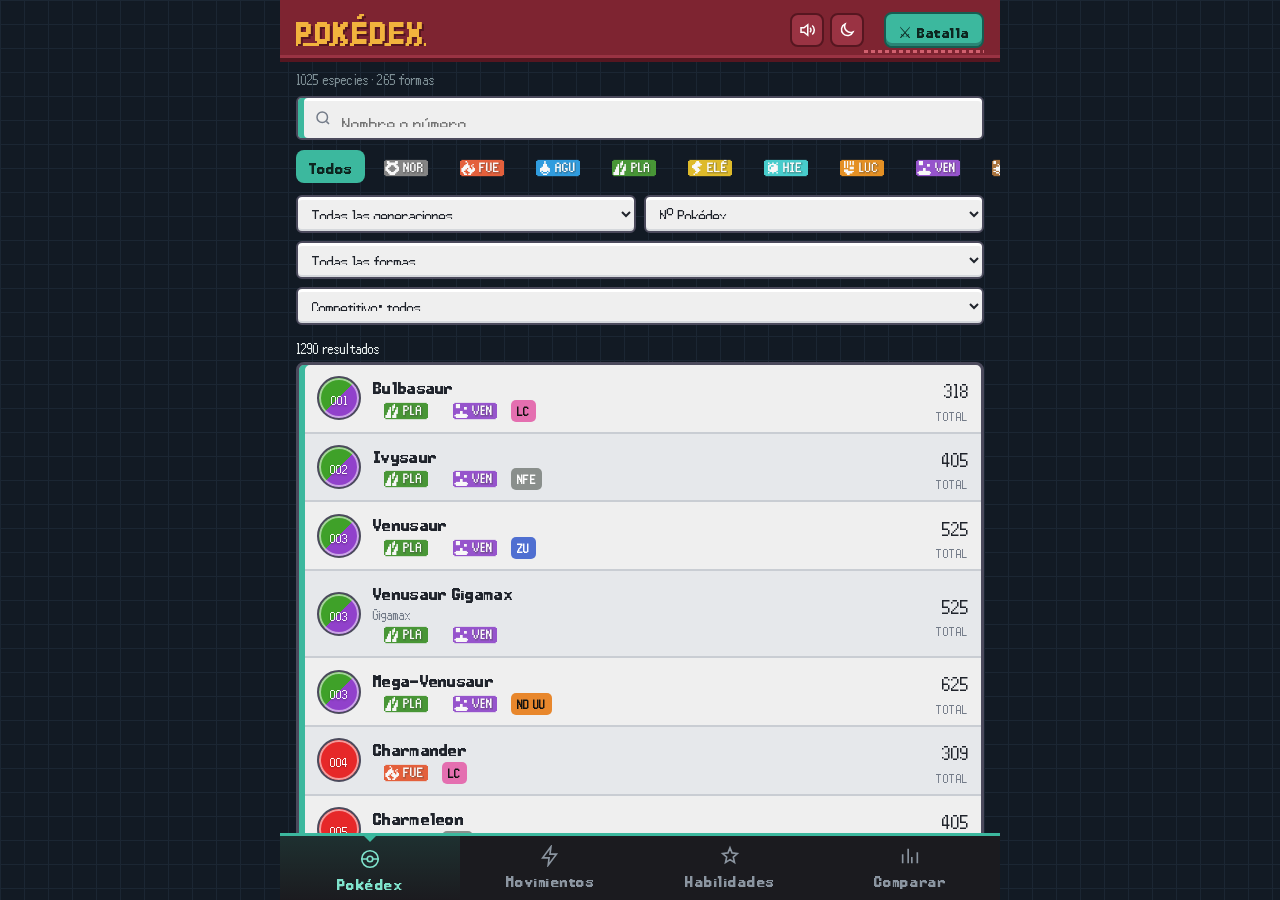
<file: index.html>
<!doctype html>
<html lang="es">
<head>
<meta charset="utf-8">
<meta name="viewport" content="width=device-width,initial-scale=1,viewport-fit=cover">
<title>Mi Dex</title>
<meta name="description" content="Pokédex personal: Pokémon, movimientos, habilidades, simulador de IVs/EVs y comparador.">
<link rel="manifest" href="manifest.webmanifest">
<link rel="icon" type="image/png" sizes="32x32" href="icons/favicon-32.png">
<link rel="apple-touch-icon" href="icons/apple-touch-icon.png">
<meta name="apple-mobile-web-app-capable" content="yes">
<meta name="mobile-web-app-capable" content="yes">
<meta name="apple-mobile-web-app-title" content="Mi Dex">
<meta name="apple-mobile-web-app-status-bar-style" content="default">
<meta name="theme-color" content="#EEF2F0" media="(prefers-color-scheme: light)">
<meta name="theme-color" content="#0E1412" media="(prefers-color-scheme: dark)">
<link rel="preconnect" href="https://fonts.googleapis.com">
<link rel="preconnect" href="https://fonts.gstatic.com" crossorigin>
<link rel="stylesheet" href="https://fonts.googleapis.com/css2?family=Chakra+Petch:wght@500;600;700&family=IBM+Plex+Sans:wght@400;500;600&family=IBM+Plex+Mono:wght@400;500&display=swap">
<style>
html{box-sizing:border-box;padding-top:env(safe-area-inset-top,0px);background:var(--bg)}
body{margin:0}
[hidden]{display:none!important}
img{max-width:100%}
:root{
  --bg:#EEF2F0; --surface:#FFFFFF; --surface2:#E4EAE7; --ink:#15201C; --ink2:#51615A; --ink3:#7D8C85;
  --line:#D3DCD8; --accent:#17745F; --accent-ink:#FFFFFF; --accent-soft:#D5ECE5; --bar:#17745F; --bar-bg:#E1E8E5;
  --good:#1E8A4C; --bad:#C43D2E; --shadow:0 1px 2px rgba(20,40,30,.06),0 6px 18px rgba(20,40,30,.06);
  --display:"Chakra Petch",ui-rounded,"Segoe UI",system-ui,sans-serif;
  --body:"IBM Plex Sans",system-ui,-apple-system,"Segoe UI",Roboto,sans-serif;
  --mono:"IBM Plex Mono",ui-monospace,SFMono-Regular,Menlo,monospace;
}
@media (prefers-color-scheme:dark){:root:not([data-theme="light"]){
  color-scheme:dark;--bg:#0E1412;--surface:#161E1B;--surface2:#1E2825;--ink:#E4ECE8;--ink2:#A3B3AC;--ink3:#72827B;
  --line:#2A3632;--accent:#4CC2A5;--accent-ink:#06231C;--accent-soft:#173A31;--bar:#4CC2A5;--bar-bg:#24302C;
  --good:#5BCB86;--bad:#F07A6A;--shadow:none;}}
:root[data-theme="dark"]{
  color-scheme:dark;--bg:#0E1412;--surface:#161E1B;--surface2:#1E2825;--ink:#E4ECE8;--ink2:#A3B3AC;--ink3:#72827B;
  --line:#2A3632;--accent:#4CC2A5;--accent-ink:#06231C;--accent-soft:#173A31;--bar:#4CC2A5;--bar-bg:#24302C;
  --good:#5BCB86;--bad:#F07A6A;--shadow:none;}
html,body{height:100%}
body{background:var(--bg);color:var(--ink);font-family:var(--body);font-size:15px;line-height:1.45;-webkit-tap-highlight-color:transparent}
*{box-sizing:border-box}
button,select,input{font:inherit;color:inherit}
button{cursor:pointer}
:focus-visible{outline:2px solid var(--accent);outline-offset:2px}
.app{height:100%;display:flex;flex-direction:column;max-width:720px;margin:0 auto}
.top{padding:14px 16px 10px;display:flex;flex-direction:column;gap:10px;background:var(--bg)}
.brand{display:flex;align-items:baseline;justify-content:space-between;gap:12px}
.brand h1{font-family:var(--display);font-weight:700;font-size:24px;letter-spacing:.01em;margin:0}
.brand small{font-family:var(--mono);font-size:12px;color:var(--ink3)}
.search{display:flex;align-items:center;gap:8px;background:var(--surface);border:1px solid var(--line);border-radius:12px;padding:0 12px;height:44px}
.search input{border:0;background:transparent;outline:none;flex:1;min-width:0;font-size:16px}
.search svg{flex:none;color:var(--ink3)}
.row{display:flex;gap:8px;flex-wrap:wrap}
#fk{flex-basis:100%}
.row select{flex:1;min-width:0;height:38px;border-radius:10px;border:1px solid var(--line);background:var(--surface);padding:0 10px;font-size:14px}
.chips{display:flex;gap:6px;overflow-x:auto;scrollbar-width:none;padding-bottom:2px;margin-inline:-16px;padding-inline:16px}
.chips::-webkit-scrollbar{display:none}
.chip{flex:none;border:1px solid var(--line);background:var(--surface);border-radius:999px;padding:5px 11px;font-size:13px;font-weight:500;white-space:nowrap}
.chip[aria-pressed="true"]{background:var(--c,var(--accent));border-color:transparent;color:var(--ct,#fff)}
main{flex:1;overflow-y:auto;-webkit-overflow-scrolling:touch;padding:0 16px 16px}
.count{font-size:12px;color:var(--ink3);font-family:var(--mono);padding:2px 0 8px}
.list{display:flex;flex-direction:column;background:var(--surface);border:1px solid var(--line);border-radius:14px;overflow:hidden}
.item{display:grid;grid-template-columns:44px 1fr auto;gap:12px;align-items:center;padding:10px 12px;border:0;border-bottom:1px solid var(--line);background:transparent;text-align:left;width:100%}
.item:last-child{border-bottom:0}
.item:active{background:var(--surface2)}
.disc img{width:86%;height:86%;object-fit:contain;grid-area:1/1}
.disc b{grid-area:1/1;font-weight:500}
.disc.im{background:linear-gradient(135deg,color-mix(in srgb,var(--c1) 30%,var(--surface)) 50%,color-mix(in srgb,var(--c2) 30%,var(--surface)) 50%)}
.disc.im b{display:none}
.disc{width:44px;height:44px;border-radius:50%;display:grid;place-items:center;font-family:var(--mono);font-size:11px;font-weight:500;color:#fff;background:linear-gradient(135deg,var(--c1) 50%,var(--c2) 50%);text-shadow:0 1px 2px rgba(0,0,0,.35)}
.nm{font-weight:600;font-size:15px;display:block}
.sub{display:flex;gap:4px;margin-top:3px;flex-wrap:wrap}
.tp{display:inline-block;font-size:11px;font-weight:600;letter-spacing:.03em;text-transform:uppercase;padding:2px 7px;border-radius:5px;background:var(--c);color:var(--ct)}
.metric{text-align:right;font-family:var(--mono);font-variant-numeric:tabular-nums}
.metric b{display:block;font-size:15px;font-weight:500}
.metric span{font-size:10px;color:var(--ink3);letter-spacing:.06em}
nav.tabs{display:grid;grid-template-columns:repeat(4,1fr);border-top:1px solid var(--line);background:var(--surface);padding-bottom:env(safe-area-inset-bottom,0px)}
nav.tabs button{border:0;background:transparent;padding:9px 4px 8px;display:flex;flex-direction:column;align-items:center;gap:3px;font-size:11px;font-weight:600;color:var(--ink3);letter-spacing:.02em}
nav.tabs button[aria-selected="true"]{color:var(--accent)}
/* sheet */
.sheet{position:fixed;inset:0;background:var(--bg);z-index:10;display:flex;flex-direction:column;padding-top:env(safe-area-inset-top,0px);padding-bottom:env(safe-area-inset-bottom,0px)}
.sheet-in{max-width:720px;width:100%;margin:0 auto;display:flex;flex-direction:column;height:100%;min-height:0}
.bar{display:flex;align-items:center;gap:8px;padding:8px 8px 8px 4px}
.back{border:0;background:transparent;display:flex;align-items:center;gap:2px;padding:8px;color:var(--accent);font-weight:600}
.bar .t{font-family:var(--mono);font-size:12px;color:var(--ink3);margin-left:auto;padding-right:10px}
.sheet .body{flex:1;overflow-y:auto;padding:0 16px 32px;display:flex;flex-direction:column;gap:14px}
.hero{display:grid;grid-template-columns:88px 1fr;gap:16px;align-items:center}
.hero .disc{width:88px;height:88px;font-size:16px}
.hero h2{font-family:var(--display);font-size:30px;line-height:1.05;margin:0;text-wrap:balance}
.hero .cat{color:var(--ink2);font-size:13px;margin-top:2px}
.tier{display:inline-block;font-size:10.5px;font-weight:700;letter-spacing:.03em;padding:1px 6px;border-radius:5px;background:var(--c,#888);color:var(--ct,#fff);font-family:var(--mono)}
.tier.out{background:transparent;color:var(--ink3);border:1px dashed var(--line)}
.comp .r{display:grid;grid-template-columns:auto 1fr;gap:4px 10px;align-items:start;padding:8px 0;border-top:1px solid var(--line)}
.comp .r>span:first-child{grid-column:1/-1}
.comp .r .tier{margin-top:1px}
.comp .r:first-of-type{border-top:0}
.comp .r>span:first-child{font-size:11px;color:var(--ink3);letter-spacing:.05em;text-transform:uppercase}
.comp .r p{margin:0;font-size:13px;color:var(--ink2)}
.champ .fg{margin-top:10px}.champ .fg>b{display:block;font-size:12px;color:var(--ink2);margin:6px 0 4px}.champ .fg>b small{font-weight:400;color:var(--ink3)}
.champ details.cs{border:1px solid var(--line);border-radius:10px;margin:6px 0;background:var(--surface2)}
.champ details.cs>summary{cursor:pointer;padding:9px 30px 9px 11px;position:relative;font-weight:600;font-size:14px;list-style:none}.champ details.cs>summary::-webkit-details-marker{display:none}
.champ details.cs>summary::after{content:"›";position:absolute;right:12px;top:9px;color:var(--ink3);transition:transform .15s}.champ details.cs[open]>summary::after{transform:rotate(90deg)}
.champ details.cs>summary small{display:block;font-weight:400;font-size:12px;color:var(--ink3)}
.champ .cb{padding:0 11px 11px;font-size:13px}.champ .cb p{margin:6px 0;color:var(--ink2)}
.champ .cmv{margin:6px 0;padding:0;list-style:none;display:grid;gap:3px}.champ .cmv li{padding:5px 8px;border-radius:7px;background:var(--surface);border:1px solid var(--line)}
.champ .cmv li i{font-style:normal;color:var(--ink3)}
.champ .spg{display:grid;grid-template-columns:repeat(6,minmax(0,1fr));gap:4px;margin:6px 0;text-align:center;font-family:var(--mono);font-size:12px}
.champ .spg div{border:1px solid var(--line);border-radius:6px;padding:3px 0;background:var(--surface)}.champ .spg span{display:block;font-size:10px;color:var(--ink3)}
.champ .spg div.z{opacity:.45}
.tiers{width:100%;border-collapse:collapse;font-size:13px}.tiers td{padding:6px 4px;border-top:1px solid var(--line);vertical-align:top}.tiers td:first-child{white-space:nowrap}
.flag{display:inline-block;font-size:11px;font-weight:600;border:1px solid var(--accent);color:var(--accent);border-radius:5px;padding:1px 6px;letter-spacing:.03em}
.dx{margin:0;color:var(--ink2);font-size:14px;max-width:65ch}
.card{background:var(--surface);border:1px solid var(--line);border-radius:14px;padding:14px}
.card h3{font-family:var(--display);font-weight:600;font-size:15px;letter-spacing:.04em;text-transform:uppercase;margin:0 0 10px;color:var(--ink2)}
.stats{display:grid;grid-template-columns:auto auto 1fr;gap:7px 10px;align-items:center;font-variant-numeric:tabular-nums}
.stats .l{font-size:12px;color:var(--ink2)}
.stats .v{font-family:var(--mono);font-size:14px;text-align:right;min-width:3ch}
.track{height:8px;background:var(--bar-bg);border-radius:4px;overflow:hidden}
.fill{height:100%;border-radius:4px;background:var(--bar)}
.fill.lo{background:#D9822B}.fill.hi{background:#2E9A5A}
.total{display:flex;justify-content:space-between;border-top:1px solid var(--line);margin-top:10px;padding-top:8px;font-size:13px;color:var(--ink2)}
.total b{font-family:var(--mono);color:var(--ink);font-size:15px}
.kv{display:grid;grid-template-columns:1fr 1fr;gap:10px 14px}
.kv div span{display:block;font-size:11px;color:var(--ink3);letter-spacing:.05em;text-transform:uppercase}
.kv div b{font-weight:500;font-size:14px}
.abil{display:flex;flex-direction:column;gap:10px}
.abil p{margin:2px 0 0;font-size:13px;color:var(--ink2)}
.abil b{font-weight:600}
.abbtn{display:block;width:100%;text-align:left;border:1px solid var(--line);background:var(--surface2);border-radius:10px;padding:9px 11px}
.abbtn::after{content:"Ver detalle ›";display:block;font-size:11px;font-weight:600;color:var(--accent);margin-top:4px}
.fx .nt{font-family:var(--body);color:var(--ink2)}
.abil em{font-style:normal;font-size:11px;color:var(--accent);font-weight:600;margin-left:6px;letter-spacing:.04em;text-transform:uppercase}
.eff{display:flex;flex-direction:column;gap:8px}
.eff .r{display:grid;grid-template-columns:44px 1fr;gap:8px;align-items:start}
.eff .x{font-family:var(--mono);font-size:13px;font-weight:500;padding-top:2px}
.eff .x.w{color:var(--bad)}.eff .x.s{color:var(--good)}
.evo{display:flex;flex-direction:column;gap:6px}
.evo button{display:flex;align-items:center;gap:10px;border:1px solid var(--line);background:var(--surface2);border-radius:10px;padding:8px 10px;text-align:left}
.evo .disc{width:32px;height:32px;font-size:9px}
.evo small{color:var(--ink2);font-size:12px;display:block}
.seg{display:flex;background:var(--surface2);border-radius:10px;padding:3px;gap:3px}
.seg button{flex:1;border:0;background:transparent;border-radius:8px;padding:7px 4px;font-size:13px;font-weight:600;color:var(--ink2)}
.seg button[aria-selected="true"]{background:var(--surface);color:var(--ink);box-shadow:var(--shadow)}
.mv{display:grid;grid-template-columns:34px 1fr auto;gap:10px;align-items:center;padding:9px 0;border:0;border-bottom:1px solid var(--line);background:transparent;width:100%;text-align:left}
.mv:last-child{border-bottom:0}
.mv .lv{font-family:var(--mono);font-size:12px;color:var(--ink3);text-align:center}
.mv .nm{font-size:14px}
.mv .nums{font-family:var(--mono);font-size:12px;color:var(--ink2);text-align:right;font-variant-numeric:tabular-nums;white-space:nowrap}
.mv .nums small{display:block;color:var(--ink3);font-size:10px}
.catg{font-size:11px;color:var(--ink2)}
.mvlist.plain .mv{grid-template-columns:1fr auto}
.empty{padding:24px 8px;text-align:center;color:var(--ink3);font-size:14px}
.mhero h2{font-family:var(--display);font-size:28px;margin:0 0 2px}
.en{display:block;font-size:12px;color:var(--ink3);margin-top:1px}
.en-big{display:flex;align-items:center;gap:6px;font-size:15px;color:var(--ink2);margin-bottom:8px}
.en-big span{font-family:var(--mono);font-size:10px;border:1px solid var(--line);border-radius:4px;padding:0 4px;color:var(--ink3)}
.fx{display:flex;flex-wrap:wrap;gap:3px 6px;margin-top:4px;font-size:11px;line-height:1.3}
.fx .who{color:var(--ink3);font-weight:600;letter-spacing:.02em}
.fx i{font-style:normal;font-family:var(--mono);white-space:nowrap}
.up{color:var(--good)}.dn{color:var(--bad)}
.tbl{overflow-x:auto;margin-inline:-4px}
.fxt{border-collapse:collapse;width:100%;font-size:13px;font-variant-numeric:tabular-nums}
.fxt th{text-align:left;font-size:10px;font-weight:600;color:var(--ink3);letter-spacing:.05em;text-transform:uppercase;padding:4px;border-bottom:1px solid var(--line)}
.fxt td{padding:7px 4px;border-bottom:1px solid var(--line);vertical-align:top}
.fxt tr:last-child td{border-bottom:0}
.fxt td small{display:block;font-size:10px;color:var(--ink3)}
.fxt td:nth-child(n+3){font-family:var(--mono)}
.ref{margin-top:12px;font-size:13px}
.ref summary{cursor:pointer;color:var(--accent);font-weight:600;padding:4px 0}
/* simulator */
.sim-top{display:grid;grid-template-columns:88px 1fr;gap:10px;margin-bottom:12px}
.sim-top label,.simg .h{font-size:11px;color:var(--ink3);letter-spacing:.05em;text-transform:uppercase}
.sim-top input,.sim-top select,.simg input{width:100%;height:38px;border-radius:9px;border:1px solid var(--line);background:var(--surface2);padding:0 8px;font-family:var(--mono);font-size:16px;text-align:center}
.sim-top select{font-family:var(--body);font-size:14px;text-align:left}
.simg{display:grid;grid-template-columns:minmax(0,1fr) 52px 60px 50px;gap:6px 8px;align-items:center;font-variant-numeric:tabular-nums}
.simg .h{text-align:center}.simg .h:first-child{text-align:left}
.simg .nm2{font-size:13px;display:flex;flex-direction:column;min-width:0}
.simg .nm2 small{font-family:var(--mono);font-size:11px;color:var(--ink3)}
.simg .fin{font-family:var(--mono);font-size:17px;font-weight:500;text-align:right}
.simg .fin.up{color:var(--bad)}.simg .fin.dn{color:#3A73C9}
.simg .rng{grid-column:1/-1;display:flex;align-items:center;gap:8px;margin-top:-2px;padding-bottom:6px;border-bottom:1px solid var(--line)}
.simg .rng:last-child{border-bottom:0}
.simg .rng .track{flex:1}
.simg .rng span{font-family:var(--mono);font-size:10px;color:var(--ink3);white-space:nowrap}
.sim-btns{display:flex;flex-wrap:wrap;gap:6px;margin:12px 0 4px}
.sim-btns button{border:1px solid var(--line);background:var(--surface2);border-radius:8px;padding:6px 10px;font-size:12px;font-weight:600}
.evtot{display:flex;justify-content:space-between;align-items:center;font-size:13px;color:var(--ink2);margin-top:8px}
.evtot b{font-family:var(--mono);color:var(--ink)}
.evtot b.over{color:var(--bad)}
.evtot .track{flex:1;margin:0 10px}
.big{display:grid;grid-template-columns:repeat(4,1fr);gap:8px}
.big div{background:var(--surface);border:1px solid var(--line);border-radius:12px;padding:10px 6px;text-align:center}
.big b{display:block;font-family:var(--mono);font-size:18px;font-weight:500}
.big span{font-size:10px;color:var(--ink3);letter-spacing:.06em;text-transform:uppercase}
.learn{display:flex;flex-direction:column}
.learn .item{grid-template-columns:32px 1fr auto;padding:8px 0}
.learn .disc{width:32px;height:32px;font-size:9px}
.cmp-pick{display:grid;grid-template-columns:1fr 1fr;gap:10px}
.cmp-pick select{width:100%;height:42px;border-radius:10px;border:1px solid var(--line);background:var(--surface);padding:0 8px;font-size:14px}
.cmp-head{display:grid;grid-template-columns:1fr 1fr;gap:10px}
.cmp-head>div{display:flex;flex-direction:column;align-items:center;gap:6px;text-align:center;background:var(--surface);border:1px solid var(--line);border-radius:14px;padding:12px 8px}
.cmp-head .disc{width:56px;height:56px;font-size:12px}
.cmp-head b{font-family:var(--display);font-size:18px}
.cmp{display:grid;grid-template-columns:1fr 64px 1fr;gap:8px 8px;align-items:center;font-variant-numeric:tabular-nums}
.cmp .lab{text-align:center;font-size:11px;color:var(--ink2);line-height:1.2}
.cmp .side{display:flex;align-items:center;gap:6px}
.cmp .side.l{flex-direction:row-reverse}
.cmp .side .track{flex:1}
.cmp .side.l .fill{margin-left:auto}
.cmp .n{font-family:var(--mono);font-size:13px;min-width:3ch;text-align:center}
.cmp .n.win{color:var(--good);font-weight:600}
.note{font-size:12px;color:var(--ink3);max-width:65ch}
.battle-link{font-weight:600;font-size:14px;color:var(--accent-ink);background:var(--accent);border-radius:999px;padding:6px 12px;text-decoration:none}
.link{border:0;background:transparent;color:var(--accent);font-weight:600;padding:0}
@media (prefers-reduced-motion:no-preference){.sheet{animation:slide .18s ease-out}@keyframes slide{from{transform:translateX(24px);opacity:.6}to{transform:none;opacity:1}}}
</style>
<link rel="stylesheet" href="anil.css">
<script src="anil.js"></script>
</head>
<body>

<div class="app" id="app">
  <div class="top" id="top"></div>
  <main id="main"></main>
  <nav class="tabs" role="tablist" id="tabs">
    <button role="tab" data-tab="dex" aria-selected="true"><svg width="22" height="22" viewBox="0 0 24 24" fill="none" stroke="currentColor" stroke-width="1.8"><circle cx="12" cy="12" r="9"/><path d="M3 12h6m6 0h6"/><circle cx="12" cy="12" r="3"/></svg>Pokédex</button>
    <button role="tab" data-tab="moves" aria-selected="false"><svg width="22" height="22" viewBox="0 0 24 24" fill="none" stroke="currentColor" stroke-width="1.8"><path d="M13 2 4 14h7l-1 8 9-12h-7z"/></svg>Movimientos</button>
    <button role="tab" data-tab="abil" aria-selected="false"><svg width="22" height="22" viewBox="0 0 24 24" fill="none" stroke="currentColor" stroke-width="1.8"><path d="M12 3l2.2 5.6L20 9.3l-4.4 3.9 1.3 5.8L12 16l-4.9 3 1.3-5.8L4 9.3l5.8-.7z"/></svg>Habilidades</button>
    <button role="tab" data-tab="cmp" aria-selected="false"><svg width="22" height="22" viewBox="0 0 24 24" fill="none" stroke="currentColor" stroke-width="1.8"><path d="M4 20V10M10 20V4M14 20v-7M20 20V8"/></svg>Comparar</button>
  </nav>
</div>
<div class="sheet" id="sheet" hidden><div class="sheet-in" id="sheetIn"></div></div>

<script src="data.js"></script>
<script src="tiers.js"></script>
<script src="champions.js"></script>
<script>
const P=D.P, M=D.M, A=D.A;
const TY={NORMAL:["Normal","#9FA19F","#111"],FIRE:["Fuego","#E62829","#fff"],WATER:["Agua","#2980EF","#fff"],GRASS:["Planta","#3FA129","#fff"],ELECTRIC:["Eléctrico","#FAC000","#111"],ICE:["Hielo","#3DCEF3","#111"],FIGHTING:["Lucha","#FF8000","#111"],POISON:["Veneno","#9141CB","#fff"],GROUND:["Tierra","#915121","#fff"],FLYING:["Volador","#81B9EF","#111"],PSYCHIC:["Psíquico","#EF4179","#fff"],BUG:["Bicho","#91A119","#fff"],ROCK:["Roca","#AFA981","#111"],GHOST:["Fantasma","#704170","#fff"],DRAGON:["Dragón","#5060E1","#fff"],DARK:["Siniestro","#624D4E","#fff"],STEEL:["Acero","#60A1B8","#fff"],FAIRY:["Hada","#EF70EF","#111"]};
const TK=Object.keys(TY);
const CH={NORMAL:{ROCK:.5,GHOST:0,STEEL:.5},FIRE:{FIRE:.5,WATER:.5,GRASS:2,ICE:2,BUG:2,ROCK:.5,DRAGON:.5,STEEL:2},WATER:{FIRE:2,WATER:.5,GRASS:.5,GROUND:2,ROCK:2,DRAGON:.5},ELECTRIC:{WATER:2,ELECTRIC:.5,GRASS:.5,GROUND:0,FLYING:2,DRAGON:.5},GRASS:{FIRE:.5,WATER:2,GRASS:.5,POISON:.5,GROUND:2,FLYING:.5,BUG:.5,ROCK:2,DRAGON:.5,STEEL:.5},ICE:{FIRE:.5,WATER:.5,GRASS:2,ICE:.5,GROUND:2,FLYING:2,DRAGON:2,STEEL:.5},FIGHTING:{NORMAL:2,ICE:2,POISON:.5,FLYING:.5,PSYCHIC:.5,BUG:.5,ROCK:2,GHOST:0,DARK:2,STEEL:2,FAIRY:.5},POISON:{GRASS:2,POISON:.5,GROUND:.5,ROCK:.5,GHOST:.5,STEEL:0,FAIRY:2},GROUND:{FIRE:2,ELECTRIC:2,GRASS:.5,POISON:2,FLYING:0,BUG:.5,ROCK:2,STEEL:2},FLYING:{ELECTRIC:.5,GRASS:2,FIGHTING:2,BUG:2,ROCK:.5,STEEL:.5},PSYCHIC:{FIGHTING:2,POISON:2,PSYCHIC:.5,DARK:0,STEEL:.5},BUG:{FIRE:.5,GRASS:2,FIGHTING:.5,POISON:.5,FLYING:.5,PSYCHIC:2,GHOST:.5,DARK:2,STEEL:.5,FAIRY:.5},ROCK:{FIRE:2,ICE:2,FIGHTING:.5,GROUND:.5,FLYING:2,BUG:2,STEEL:.5},GHOST:{NORMAL:0,PSYCHIC:2,GHOST:2,DARK:.5},DRAGON:{DRAGON:2,STEEL:.5,FAIRY:0},DARK:{FIGHTING:.5,PSYCHIC:2,GHOST:2,DARK:.5,FAIRY:.5},STEEL:{FIRE:.5,WATER:.5,ELECTRIC:.5,ICE:2,ROCK:2,STEEL:.5,FAIRY:2},FAIRY:{FIRE:.5,FIGHTING:2,POISON:.5,DRAGON:2,DARK:2,STEEL:.5}};
const CAT={Physical:"Físico",Special:"Especial",Status:"Estado"};
const SL=["PS","Ataque","Defensa","At. Esp.","Def. Esp.","Velocidad"];
const SK=["HP","ATK","DEF","SPA","SPD","SPE"];
const GROW={Medium:"Medio",Parabolic:"Parabólico",Slow:"Lento",Fast:"Rápido",Erratic:"Errático",Fluctuating:"Fluctuante"};
const GEN={Female50Percent:"50% ♀ · 50% ♂",Genderless:"Sin género",FemaleOneEighth:"12,5% ♀ · 87,5% ♂",AlwaysFemale:"100% ♀",AlwaysMale:"100% ♂",Female75Percent:"75% ♀ · 25% ♂",Female25Percent:"25% ♀ · 75% ♂",FemaleSevenEighths:"87,5% ♀ · 12,5% ♂"};
const HAB={Grassland:"Pradera",Forest:"Bosque",Mountain:"Montaña",WatersEdge:"Orilla",Sea:"Mar",Urban:"Ciudad",RoughTerrain:"Terreno escarpado",Rare:"Raro",Cave:"Cueva"};
const COL={Blue:"Azul",Brown:"Marrón",Green:"Verde",Gray:"Gris",Red:"Rojo",Yellow:"Amarillo",Purple:"Morado",White:"Blanco",Pink:"Rosa",Black:"Negro"};
const FKN={mega:"Megaevolución",gmax:"Gigamax",regional:"Forma regional",forma:"Forma alternativa"};
const FLG={Legendary:"Legendario",Mythical:"Singular",Paradox:"Paradoja",UltraBeast:"Ultraente"};
const EVM={Level:"Nivel",Item:"Usar",HasMove:"Conociendo",Happiness:"Amistad alta",HappinessDay:"Amistad alta (día)",HappinessNight:"Amistad alta (noche)",CableLinkItem:"Intercambio con",TradeSpecies:"Intercambio por",LevelDay:"Nivel (día)",LevelNight:"Nivel (noche)",LevelFemale:"Nivel (hembra)",LevelWalk:"Caminar, nivel",LevelRain:"Nivel con lluvia",ItemNight:"Usar (noche)",NightHoldItem:"Nivel de noche sosteniendo",DayHoldItem:"Nivel de día sosteniendo",HasInParty:"Con en el equipo",LevelDarkInParty:"Nivel con Siniestro en equipo",LevelUseMoveCount:"Usar movimiento, nivel",LevelDefeatItsKindWithItem:"Derrotar a su especie",LevelRandForm:"Nivel",HasMoveRandForm:"Conociendo",LevelRecoilDamageForm0:"Recibir daño de retroceso",LevelCoins:"Reunir monedas",None:"Especial"};
const ITEM={THUNDERSTONE:"Piedra Trueno",FIRESTONE:"Piedra Fuego",WATERSTONE:"Piedra Agua",LEAFSTONE:"Piedra Hoja",MOONSTONE:"Piedra Lunar",SUNSTONE:"Piedra Solar",SHINYSTONE:"Piedra Día",DUSKSTONE:"Piedra Noche",DAWNSTONE:"Piedra Alba",ICESTONE:"Piedra Hielo",OVALSTONE:"Piedra Oval"};

const byCode={}; P.forEach((p,i)=>byCode[p.c]=i);
const norm=s=>(s||"").normalize("NFD").replace(/[̀-ͯ]/g,"").toLowerCase();
const esc=s=>String(s??"").replace(/[&<>"]/g,c=>({"&":"&amp;","<":"&lt;",">":"&gt;",'"':"&quot;"}[c]));
const pad=n=>String(n).padStart(4,"0").replace(/^0(?=\d{3})/,"");
const nn=v=>v==null||v===""?"—":v;
const tchip=t=>{const x=TY[t]||[t,"#888","#fff"];return `<span class="tp" data-t="${t}" role="img" aria-label="${x[0]}" title="${x[0]}" style="--c:${x[1]};--ct:${x[2]}">${x[0]}</span>`};
const disc=p=>{const a=TY[p.t[0]]||TY.NORMAL,b=TY[p.t[1]||p.t[0]]||a;return `<span class="disc im" style="--c1:${a[1]};--c2:${b[1]}"><img src="${ART}${p.im||p.id}.png" alt="" loading="lazy" decoding="async" onerror="this.parentNode.classList.remove('im');this.remove()"><b>${pad(p.id)}</b></span>`};
const ART="https://raw.githubusercontent.com/PokeAPI/sprites/master/sprites/pokemon/other/official-artwork/";
const mname=c=>(M[c]&&M[c][0])||c;
const aname=c=>(A[c]&&A[c][0])||c;
const pname=c=>{const i=byCode[c];return i==null?c.charAt(0)+c.slice(1).toLowerCase():P[i].n};
const human=c=>ITEM[c]||(M[c]?mname(c):(byCode[c]!=null?pname(c):c.charAt(0)+c.slice(1).toLowerCase()));

// who learns what
const learn={};
P.forEach((p,i)=>{
  p.lv.forEach(([l,c])=>{(learn[c]=learn[c]||[]).push([i,"lv",l])});
  p.tm.forEach(c=>{(learn[c]=learn[c]||[]).push([i,"tm"])});
  p.em.forEach(c=>{(learn[c]=learn[c]||[]).push([i,"em"])});
});
const abUsers={};P.forEach((p,i)=>{p.a.forEach(c=>(abUsers[c]=abUsers[c]||[]).push([i,0]));p.ha.forEach(c=>(abUsers[c]=abUsers[c]||[]).push([i,1]))});
// pre-evolutions
const pre={};
P.forEach((p,i)=>p.ev.forEach(e=>{if(!pre[e[0]])pre[e[0]]=[i,e[1],e[2]]}));

function defMult(types){const out={};TK.forEach(a=>{let m=1;types.forEach(d=>{const r=CH[a][d];if(r!=null)m*=r});out[a]=m});return out}

const S={tab:"dex",q:"",type:"",gen:"",sort:"id",fk:"",tier:"",mq:"",mtype:"",mcat:"",aq:"",af:"",cA:byCode.CHARIZARD??5,cB:byCode.BLASTOISE??8};
try{const s=JSON.parse(localStorage.getItem("pkdx")||"{}");Object.assign(S,s,{q:"",mq:"",aq:""})}catch(e){}
function save(){try{const {tab,type,gen,sort,fk,tier,mtype,mcat,af,cA,cB}=S;localStorage.setItem("pkdx",JSON.stringify({tab,type,gen,sort,fk,tier,mtype,mcat,af,cA,cB}))}catch(e){}}

const $=id=>document.getElementById(id);
const searchSvg='<svg width="18" height="18" viewBox="0 0 24 24" fill="none" stroke="currentColor" stroke-width="2"><circle cx="11" cy="11" r="7"/><path d="m20 20-3.5-3.5"/></svg>';
const typeChips=(cur,name)=>`<div class="chips" data-chips="${name}"><button class="chip" data-v="" aria-pressed="${cur===""}">Todos</button>${TK.map(t=>`<button class="chip" data-v="${t}" style="--c:${TY[t][1]};--ct:${TY[t][2]}" aria-pressed="${cur===t}" aria-label="${TY[t][0]}" title="${TY[t][0]}">${TY[t][0]}</button>`).join("")}</div>`;

/* ---------- competitivo (categorías de Smogon) ---------- */
const TCOL={AG:["#1B1B1B","#fff"],Uber:["#6B3FC4","#fff"],OU:["#D6264F","#fff"],UUBL:["#E0674A","#fff"],UU:["#E8872C","#111"],RUBL:["#E3A92E","#111"],RU:["#E8C53A","#111"],NUBL:["#9CC23A","#111"],NU:["#4FAE4A","#fff"],PUBL:["#3BA88F","#fff"],PU:["#2E9AA6","#fff"],ZUBL:["#3F86C9","#fff"],ZU:["#4F6FD1","#fff"],NFE:["#8A8F8C","#fff"],LC:["#E46FB0","#111"],DUber:["#6B3FC4","#fff"],DOU:["#D6264F","#fff"],DUU:["#E8872C","#111"]};
const TORD=["AG","Uber","OU","UUBL","UU","RUBL","RU","NUBL","NU","PUBL","PU","ZUBL","ZU","NFE","LC"];
const TNAME={AG:"Anything Goes (todo vale)",Uber:"Ubers",OU:"OverUsed",UUBL:"Límite UU",UU:"UnderUsed",RUBL:"Límite RU",RU:"RarelyUsed",NUBL:"Límite NU",NU:"NeverUsed",PUBL:"Límite PU",PU:"PU",ZUBL:"Límite ZU",ZU:"ZeroUsed",NFE:"No totalmente evolucionado",LC:"Little Cup",DUber:"Dobles Ubers",DOU:"Dobles OU",DUU:"Dobles UU"};
const TDESC={AG:"Sin restricciones: aquí van los que están prohibidos incluso en Ubers.",Uber:"Los más poderosos, sobre todo legendarios de portada. Están prohibidos en OU.",OU:"El formato estándar y más jugado. Solo se prohíbe lo que rompe el juego.",UUBL:"“BL” = borderline (límite): demasiado fuertes para UU, pero no tan usados en OU. Se pueden usar en OU.",UU:"Buenos, pero se usan poco en OU.",RUBL:"Demasiado fuertes para RU; se pueden usar en UU y OU.",RU:"Se usan poco en UU.",NUBL:"Demasiado fuertes para NU; se pueden usar en RU y superiores.",NU:"Se usan poco en RU.",PUBL:"Demasiado fuertes para PU; se pueden usar en NU y superiores.",PU:"Se usan poco en NU.",ZUBL:"Demasiado fuertes para ZU.",ZU:"El nivel más bajo de los totalmente evolucionados.",NFE:"Aún pueden evolucionar. Son legales en todos los tiers de arriba (a veces con Mineral Evolutivo).",LC:"Primera etapa evolutiva: juegan Little Cup a nivel 5.",DUber:"Los más poderosos en dobles.",DOU:"Formato estándar de dobles de Smogon.",DUU:"Dobles UU."};
const tierOf=p=>{const x=(typeof TIER!=="undefined"&&TIER[p.c])||"";const [sv,nd,d]=x.split("|");return {sv:sv||"",nd:nd||"",d:d||""}};
const cleanT=t=>(t||"").replace(/[()]/g,"").replace(/^ND /,"");
const tbadge=(t,pre)=>{if(!t||t==="Illegal")return "";const k=cleanT(t),c=TCOL[k]||["#888","#fff"];return `<span class="tier ${/^\(/.test(t)?"out":""}" style="--c:${c[0]};--ct:${c[1]}" title="${esc(TNAME[k]||k)}">${pre||""}${esc(k==="Uber"?"Ubers":k)}</span>`};
const allowedIn=t=>{const k=cleanT(t),i=TORD.indexOf(k);if(i<0)return [];if(k==="LC")return ["LC","ZU","PU","NU","RU","UU","OU","Ubers","AG"];return ["AG","Ubers","OU","UU","RU","NU","PU","ZU"].filter(x=>{const j=TORD.indexOf(x==="Ubers"?"Uber":x);return j<=i&&!(k.endsWith("BL")&&x===k.slice(0,-2))})};
function tierMatch(p,f){if(!f)return true;const [src,val]=f.split(":"),t=tierOf(p);
  if(src==="ok"){if(p.fk==="gmax")return false;const i=TORD.indexOf(t.sv);if(i<0)return false;if(val==="LC")return t.sv==="LC";return i>=TORD.indexOf(val)}
  if(src==="ch"){const c=typeof CHAMP!=="undefined"&&CHAMP.tiers[p.c];return val==="sets"?!!(typeof CHAMP!=="undefined"&&CHAMP.s[p.c]):c===val}
  const x=src==="sv"?t.sv:src==="nd"?t.nd:cleanT(t.d);if(val==="Illegal")return !x||x==="Illegal";return cleanT(x)===val}
function tierSelect(){
  const o=(v,l)=>`<option value="${v}" ${S.tier===v?"selected":""}>${l}</option>`;
  return `<select id="tier" aria-label="Competitivo"><option value="">Competitivo: todos</option>
  <optgroup label="Se puede usar en… (Escarlata/Púrpura)">${["Uber","OU","UU","RU","NU","PU","ZU","LC"].map(k=>o("ok:"+k,"Permitido en "+(k==="Uber"?"Ubers":k))).join("")}</optgroup>
  <optgroup label="Tier exacto · Individual (Escarlata/Púrpura)">${TORD.map(k=>o("sv:"+k,(k==="Uber"?"Ubers":k)+" · "+TNAME[k])).join("")}${o("sv:Illegal","No disponible en Escarlata/Púrpura")}</optgroup>
  <optgroup label="National Dex (todas las gen., con Megas)">${["AG","Uber","OU","UUBL","UU","RUBL","RU","LC"].map(k=>o("nd:"+k,"ND "+(k==="Uber"?"Ubers":k)+(k==="RU"?" o inferior":""))).join("")}</optgroup>
  ${typeof CHAMP!=="undefined"?`<optgroup label="Pokémon Champions (Smogon)">${o("ch:sets","Con estrategias de Champions")}${["Uber","OU","UUBL","UU","RU"].map(k=>o("ch:"+k,"Champions "+(k==="Uber"?"Ubers":k))).join("")}</optgroup>`:""}
  <optgroup label="Dobles (Smogon)">${["DUber","DOU","DUU"].map(k=>o("d:"+k,TNAME[k])).join("")}</optgroup></select>`}
function compCard(p){
  const t=tierOf(p); if(!t.sv&&!t.nd)return "";
  const row=(lab,tag,txt)=>`<div class="r"><span>${lab}</span>${tag||'<span class="tier out">—</span>'}<p>${txt}</p></div>`;
  const svTxt=p.fk==="gmax"?"El Gigamax no existe en los formatos actuales de Escarlata/Púrpura.":t.sv==="Illegal"||!t.sv?"No está disponible en Escarlata/Púrpura, así que no entra en los tiers normales. Mira National Dex.":TDESC[cleanT(t.sv)]||"";
  const ok=t.sv&&t.sv!=="Illegal"?allowedIn(t.sv):[];
  const ndTxt=!t.nd||t.nd==="Illegal"?"No se permite en National Dex.":t.nd==="RU"?"RU o inferior en National Dex.":(TDESC[cleanT(t.nd)]||"");
  const dTxt=!t.d||t.d==="Illegal"?"No disponible en dobles de Escarlata/Púrpura.":/^\(/.test(t.d)?"Sin tier propio en dobles (se usa poco); legal en DUU y superiores.":TDESC[cleanT(t.d)]||"";
  const bf=ok.length?(ok.includes("OU")?"ou":ok.includes("UU")?"uu":ok.includes("RU")?"ru":ok.includes("NU")?"nu":ok.includes("PU")?"pu":ok.includes("ZU")?"zu":"ubers"):t.nd&&t.nd!=="Illegal"?"natdex":"";
  return `<div class="card comp"><h3>Competitivo</h3>
    ${row("Individual (SV)",p.fk==="gmax"?"":tbadge(t.sv),svTxt)}
    ${row("National Dex",tbadge(t.nd,"ND "),ndTxt)}
    ${row("Dobles",tbadge(t.d),dTxt)}
    ${ok.length?`<p class="note" style="margin:8px 0 0">Se puede usar en: <b>${ok.join(", ")}</b>.</p>`:""}
    <details class="ref" style="margin-top:8px"><summary>¿Qué son estas categorías?</summary>
      <p class="note">En el competitivo de Smogon (el que se juega en Pokémon Showdown) cada Pokémon queda en un <b>tier</b> según cuánto se usa y qué tan fuerte es. En cada tier puedes usar los Pokémon de ese tier <b>y los de todos los tiers más bajos</b>. Los tiers se revisan cada pocos meses.</p>
      <table class="tiers"><tbody>${TORD.map(k=>`<tr><td>${tbadge(k)}</td><td><b>${TNAME[k]}</b> — ${TDESC[k]}</td></tr>`).join("")}</tbody></table>
      <p class="note"><b>National Dex:</b> formato que permite todos los Pokémon, incluidos los que no están en Escarlata/Púrpura, y las Megaevoluciones. <b>Dobles:</b> combates 2 contra 2; “(DUU)” significa que no tiene tier propio. Los formatos oficiales de Nintendo (VGC y Combate Clasificatorio) se juegan a nivel 50 con otras reglas.</p></details>
    ${bf?`<a class="link" href="batalla.html?comp=${bf}" style="text-decoration:none;display:inline-block;margin-top:8px">Probar en una batalla competitiva ${bf==="natdex"?"National Dex":bf.toUpperCase()}</a>`:""}
    <p class="note" style="margin:6px 0 0">Tiers de Smogon según el motor de Pokémon Showdown incluido en la app. Pueden haber cambiado desde entonces.</p></div>`}

function champCard(p){
  if(typeof CHAMP==="undefined")return "";
  const t=CHAMP.tiers[p.c], base=p.c.replace(/MEGA[XYZ]?$/,"");
  let sets=(CHAMP.s[p.c]||CHAMP.s[base]||[]);
  if(p.fk==="mega"){const suf=(p.c.match(/MEGA([XYZ])$/)||[])[1];const ms=sets.filter(x=>/ite( [XYZ])?$/.test(x.i[0][0])&&(!suf||x.i[0][0].endsWith(" "+suf)||x.pc===p.c));if(ms.length)sets=ms}
  if(!t&&!sets.length)return "";
  const k=t||"",c=TCOL[k]||["#888","#fff"];
  const SPL=["PS","Atq","Def","AtE","DfE","Vel"];
  const alt=sl=>sl.map((m,j)=>j?`<i> / ${esc(m[1])}</i>`:esc(m[1])).join("");
  const one=x=>`<details class="cs"><summary>${esc(x.r||x.n)}${x.r&&x.r!==x.n?` <small>${esc(x.n)}</small>`:""}${x.p!==p.n&&x.pc!==p.c?`<small>Set de ${esc(x.p)}</small>`:""}</summary><div class="cb">
    <p>${esc(x.d)}</p>
    <ul class="cmv">${x.m.map(sl=>`<li>${alt(sl)}</li>`).join("")}</ul>
    <p><b>Objeto:</b> ${x.i.map(i=>esc(i[1])).join(" / ")}${x.a.length?` · <b>Habilidad:</b> ${x.a.map(a=>esc(a[1])).join(" / ")}`:""} · <b>Naturaleza:</b> ${x.na.map(n=>esc(n[1])).join(" / ")}</p>
    <div class="spg">${x.sp.map((v,i)=>`<div class="${v?"":"z"}"><span>${SPL[i]}</span>${v}</div>`).join("")}</div>
    <p class="note" style="margin:6px 0 0">${x.by?"Análisis de "+esc(x.by)+" · ":""}<a class="link" href="https://www.smogon.com/dex/champions/pokemon/${x.u}" target="_blank" rel="noopener" style="text-decoration:none">Leer el análisis completo en Smogon ↗</a></p></div></details>`;
  const groups=Object.keys(CHAMP.f).map(f=>[f,sets.filter(x=>x.f===f)]).filter(g=>g[1].length);
  return `<div class="card comp champ"><h3>Pokémon Champions</h3>
    <div class="r"><span>Tier de Smogon en Champions</span>${t?tbadge(k):'<span class="tier out">—</span>'}<p>${t?esc(TDESC[k]||""):"Sin tier en Champions."}</p></div>
    ${groups.length?groups.map(([f,l])=>`<div class="fg"><b>${esc(CHAMP.f[f][0])} <small>· ${esc(CHAMP.f[f][1])}</small></b>${l.map(one).join("")}</div>`).join(""):`<p class="note" style="margin:6px 0 0">Smogon todavía no tiene estrategias escritas para este Pokémon en Champions.</p>`}
    ${groups.length?`<details class="ref" style="margin-top:8px"><summary>Cómo leer estos sets</summary><p class="note">En Pokémon Champions no hay EVs: cada Pokémon reparte <b>66 puntos de stats (SP)</b>, con un máximo de <b>32 por stat</b>. Los movimientos con “/” son alternativas para ese espacio. El resumen en español se arma con los movimientos y objetos del set; el análisis completo (compañeros, rivales difíciles y cómo jugarlo) está en Smogon, en inglés.</p></details>`:""}
  </div>`}

function renderTop(){
  const t=$("top");
  if(S.tab==="dex"){
    t.innerHTML=`<div class="brand"><h1>Pokédex</h1><a class="battle-link" href="batalla.html">⚔ Batalla</a></div><div style="margin-top:-6px;font-family:var(--mono);font-size:12px;color:var(--ink3)">${P.filter(p=>!p.fk).length} especies · ${P.filter(p=>p.fk).length} formas</div>
    <label class="search">${searchSvg}<input id="q" type="search" placeholder="Nombre o número" autocomplete="off" value="${esc(S.q)}"></label>
    ${typeChips(S.type,"type")}
    <div class="row"><select id="gen" aria-label="Generación"><option value="">Todas las generaciones</option>${[1,2,3,4,5,6,7,8,9].map(g=>`<option value="${g}" ${S.gen==g?"selected":""}>Generación ${g}</option>`).join("")}</select>
    <select id="sort" aria-label="Ordenar"><option value="id">Nº Pokédex</option><option value="name">Nombre</option><option value="bst">Total stats</option>${SK.map((k,i)=>`<option value="${i}">${SL[i]}</option>`).join("")}</select>
    <select id="fk" aria-label="Formas"><option value="">Todas las formas</option><option value="base">Solo especies</option><option value="mega">Megaevoluciones</option><option value="gmax">Gigamax</option><option value="regional">Formas regionales</option><option value="forma">Otras formas</option></select>${tierSelect()}</div>`;
    $("sort").value=S.sort;$("fk").value=S.fk;
  }else if(S.tab==="moves"){
    t.innerHTML=`<div class="brand"><h1>Movimientos</h1><small>${Object.keys(M).length} en total</small></div>
    <label class="search">${searchSvg}<input id="mq" type="search" placeholder="Buscar en español o inglés" autocomplete="off" value="${esc(S.mq)}"></label>
    ${typeChips(S.mtype,"mtype")}
    <div class="row"><select id="mcat" aria-label="Categoría"><option value="">Todas las categorías</option>${Object.entries(CAT).map(([k,v])=>`<option value="${k}" ${S.mcat===k?"selected":""}>${v}</option>`).join("")}<option value="fx" ${S.mcat==="fx"?"selected":""}>Cambian estadísticas</option><option value="fxu" ${S.mcat==="fxu"?"selected":""}>Suben estadísticas</option><option value="fxd" ${S.mcat==="fxd"?"selected":""}>Bajan estadísticas</option></select></div>`;
  }else if(S.tab==="abil"){
    t.innerHTML=`<div class="brand"><h1>Habilidades</h1><small>${Object.keys(A).length} en total</small></div>
    <label class="search">${searchSvg}<input id="aq" type="search" placeholder="Buscar en español o inglés" autocomplete="off" value="${esc(S.aq)}"></label>
    <div class="row"><select id="af" aria-label="Tipo de efecto"><option value="">Todas las habilidades</option><option value="any">Con efecto numérico</option><option value="s">Cambian niveles de stats</option><option value="m">Multiplicadores (stats, daño, potencia)</option><option value="p">PS, probabilidades y prioridad</option></select></div>`;
    $("af").value=S.af;
  }else{
    const opts=sel=>P.map((p,i)=>`<option value="${i}" ${i==sel?"selected":""}>${pad(p.id)} ${esc(p.n)}${p.fn&&p.fn!==p.n?" ("+esc(p.fn)+")":""}</option>`).join("");
    t.innerHTML=`<div class="brand"><h1>Comparar</h1><small>stats base</small></div>
    <div class="cmp-pick"><select id="cA" aria-label="Pokémon A">${opts(S.cA)}</select><select id="cB" aria-label="Pokémon B">${opts(S.cB)}</select></div>`;
  }
}

function filteredDex(){
  const q=norm(S.q).trim();
  let r=P.map((p,i)=>i).filter(i=>{const p=P[i];
    if(S.type&&!p.t.includes(S.type))return false;
    if(S.gen&&p.g!=S.gen)return false;
    if(S.fk==="base"?p.fk:(S.fk&&p.fk!==S.fk))return false;
    if(S.tier&&!tierMatch(p,S.tier))return false;
    if(q){if(/^\d+$/.test(q))return String(p.id).startsWith(String(+q));return norm(p.n).includes(q)}
    return true});
  const s=S.sort;
  if(s==="name")r.sort((a,b)=>P[a].n.localeCompare(P[b].n));
  else if(s==="bst")r.sort((a,b)=>(P[b].b||0)-(P[a].b||0));
  else if(s!=="id")r.sort((a,b)=>(P[b].st[s]||0)-(P[a].st[s]||0));
  return r;
}
function renderMain(){
  const m=$("main");
  if(S.tab==="dex"){
    const r=filteredDex(); const s=S.sort; const lab=s==="id"||s==="name"||s==="bst"?"TOTAL":SL[s].toUpperCase();
    m.innerHTML=`<div class="count">${r.length} resultado${r.length===1?"":"s"}</div>`+(r.length?`<div class="list">${r.map(i=>{const p=P[i];const v=(s==="id"||s==="name"||s==="bst")?p.b:p.st[s];
      return `<button class="item" data-p="${i}">${disc(p)}<span><span class="nm">${esc(p.n)}</span>${p.fn&&p.fn!==p.n?`<span class="en">${esc(p.fn)}</span>`:""}<span class="sub">${p.t.map(tchip).join("")}${(t=>t.sv&&t.sv!=="Illegal"?tbadge(t.sv):p.fk!=="gmax"&&t.nd&&t.nd!=="Illegal"?tbadge(t.nd,"ND "):"")(tierOf(p))}</span></span><span class="metric"><b>${nn(v)}</b><span>${lab}</span></span></button>`}).join("")}</div>`:`<div class="empty">Ningún Pokémon coincide. Prueba otro nombre o quita un filtro.</div>`);
  }else if(S.tab==="moves"){
    const q=norm(S.mq).trim();
    const r=Object.keys(M).filter(c=>{const x=M[c];if(S.mtype&&x[1]!==S.mtype)return false;if(S.mcat==="fx"){if(!x[11])return false}else if(S.mcat==="fxu"){if(!(x[11]||[]).some(f=>f[2]>0))return false}else if(S.mcat==="fxd"){if(!(x[11]||[]).some(f=>f[2]<0))return false}else if(S.mcat&&x[2]!==S.mcat)return false;if(q)return norm(x[0]).includes(q)||norm(x[10]).includes(q)||norm(x[6]).includes(q)||norm(c).includes(q.replace(/\s/g,""));return true}).sort((a,b)=>mname(a).localeCompare(mname(b)));
    m.innerHTML=`<div class="count">${r.length} movimiento${r.length===1?"":"s"}</div>`+(r.length?`<div class="list mvlist plain" style="padding:0 12px">${r.map(c=>moveRow(c)).join("")}</div>`:`<div class="empty">Ningún movimiento coincide.</div>`);
  }else if(S.tab==="abil"){
    const q=norm(S.aq).trim();
    const r=Object.keys(A).filter(c=>{const a=A[c],f=AFX[c];
      if(S.af==="any"&&!f)return false;
      if(S.af&&S.af!=="any"&&!(f||[]).some(e=>e[0]===S.af))return false;
      if(q)return norm(a[0]).includes(q)||norm(a[2]).includes(q)||norm(a[1]).includes(q);return true}).sort((a,b)=>(A[a][0]||a).localeCompare(A[b][0]||b));
    m.innerHTML=`<div class="count">${r.length} habilidad${r.length===1?"":"es"}</div>`+(r.length?`<div class="list mvlist plain" style="padding:0 12px">${r.map(abRow).join("")}</div>`:`<div class="empty">Ninguna habilidad coincide.</div>`);
  }else{
    m.innerHTML=compareView(P[S.cA],P[S.cB]);
  }
}
const STN={TOP:"Su stat más alto",RND:"Un stat al azar",ATKSPA:"Ataque o At. Esp.",ATK:"Ataque",DEF:"Defensa",SPA:"At. Esp.",SPD:"Def. Esp.",SPE:"Velocidad",ACC:"Precisión",EVA:"Evasión",CRIT:"Índice crítico"};
const STS={TOP:"Stat mayor",RND:"Stat azar",ATKSPA:"Atq/AtEsp",ATK:"Atq",DEF:"Def",SPA:"At.Esp",SPD:"Def.Esp",SPE:"Vel",ACC:"Prec",EVA:"Eva",CRIT:"Crít"};
const WHO={User:"Usuario",Target:"Objetivo",Allies:"Aliados",UserAndAllies:"Usuario y aliados",PoisonedTarget:"Objetivo envenenado",GrassBattlers:"Tipo Planta en combate",GroundedGrassBattlers:"Tipo Planta en el suelo",PlusMinusUserAndAllies:"Usuario y aliados con Más/Menos"};
const WHOS={User:"Usuario",Target:"Rival",Allies:"Aliados",UserAndAllies:"Equipo",PoisonedTarget:"Rival env.",GrassBattlers:"Planta",GroundedGrassBattlers:"Planta",PlusMinusUserAndAllies:"Más/Menos"};
const CRITP=["4,17%","12,5%","50%","100%"];
function stageMult(st,s){if(st==="ACC"||st==="EVA")return s>0?(3+s)/3:3/(3-s);return s>0?(2+s)/2:2/(2-s)}
const fmtN=(n,d=2)=>n.toLocaleString("es-CL",{maximumFractionDigits:d});
function stagePct(st,s){if(st==="CRIT")return `prob. ${CRITP[Math.min(3,s)]}`;const p=Math.round((stageMult(st,s)-1)*100);return (p>0?"+":"−")+Math.abs(p)+"%"}
const chanceTxt=x=>x[2]!=="Status"&&x[8]?`${x[8]}% de prob.`:"Siempre";
function fxShort(x){const f=x[11];if(!f)return"";const g={};f.forEach(r=>(g[r[0]]=g[r[0]]||[]).push(r));
  return `<span class="fx">${Object.entries(g).map(([w,rs])=>`<span class="who">${WHOS[w]||w}</span>${rs.map(r=>`<i class="${r[2]>0?"up":"dn"}">${r[2]>0?"▲":"▼"}${STS[r[1]]} ${stagePct(r[1],r[2])}</i>`).join("")}`).join("")}${x[2]!=="Status"&&x[8]?`<span class="who">${x[8]}% prob.</span>`:""}</span>`}
function fxCard(x){const f=x[11],e=x[12]||{};
  const ex=[];
  if(e.dr>0)ex.push(["Absorbe",`Recupera el ${e.dr}% del daño causado`]);
  if(e.dr<0)ex.push(["Retroceso",`Recibe el ${-e.dr}% del daño causado`]);
  if(e.he>0)ex.push(["Curación",`Recupera el ${e.he}% de sus PS máximos`]);
  if(e.he<0)ex.push(["Coste",`Pierde el ${-e.he}% de sus PS máximos`]);
  if(e.fl)ex.push(["Retroceder",`${e.fl}% de hacer retroceder al objetivo`]);
  if(e.cr)ex.push(["Crítico",`Índice de crítico alto (+${e.cr} nivel${e.cr>1?"es":""}, prob. ${CRITP[Math.min(3,e.cr)]})`]);
  if(e.hits)ex.push(["Golpes",`${e.hits[0]===e.hits[1]?e.hits[0]:e.hits[0]+" a "+e.hits[1]} golpes`]);
  if(!f&&!ex.length)return"";
  const rows=f?f.map(r=>{const m=r[1]==="CRIT"?"—":"×"+fmtN(stageMult(r[1],r[2]));return `<tr><td>${WHO[r[0]]||r[0]}</td><td>${STN[r[1]]}</td><td class="${r[2]>0?"up":"dn"}">${r[2]>0?"+":"−"}${Math.abs(r[2])}${r[3]?`<small>${esc(r[3])}</small>`:""}</td><td>${m}</td><td class="${r[2]>0?"up":"dn"}"><b>${stagePct(r[1],r[2])}</b></td></tr>`}).join(""):"";
  return `<div class="card"><h3>Efectos</h3>
  ${f?`<div class="tbl"><table class="fxt"><thead><tr><th>Afecta a</th><th>Stat</th><th>Niveles</th><th>Mult.</th><th>Cambio</th></tr></thead><tbody>${rows}</tbody></table></div>
  <p class="note" style="margin:8px 0 0">Probabilidad: <b>${chanceTxt(x)}</b>. Cada nivel se acumula hasta ±6; el porcentaje es el cambio sobre el valor actual del stat.</p>`:""}
  ${ex.length?`<div class="kv" style="margin-top:${f?12:0}px">${ex.map(([a,b])=>`<div><span>${a}</span><b>${b}</b></div>`).join("")}</div>`:""}
  ${f?`<details class="ref"><summary>Tabla de niveles (−6 a +6)</summary><div class="tbl"><table class="fxt"><thead><tr><th>Nivel</th><th>Atq · Def · At.Esp · Def.Esp · Vel</th><th>Precisión · Evasión</th></tr></thead><tbody>${[6,5,4,3,2,1,-1,-2,-3,-4,-5,-6].map(s=>`<tr><td class="${s>0?"up":"dn"}">${s>0?"+":"−"}${Math.abs(s)}</td><td>×${fmtN(stageMult("ATK",s))} (${stagePct("ATK",s)})</td><td>×${fmtN(stageMult("ACC",s))} (${stagePct("ACC",s)})</td></tr>`).join("")}</tbody></table></div></details>`:""}
  </div>`}
// Efectos numéricos de habilidades (curado a mano, mecánicas actuales)
// ["s", quién, stat, niveles, cuándo]   cambio de niveles de stat
// ["m", qué, multiplicador, cuándo]     multiplicador directo
// ["p", qué, valor, cuándo]             porcentaje de PS / probabilidad / prioridad
const AFX={
ADAPTABILITY:[["m","Bonus mismo tipo (STAB)",2,"siempre · en vez de ×1,5 (+33% sobre el STAB normal)"]],
AERILATE:[["m","Movs. Normal → Volador",1.2,"siempre"]],
PIXILATE:[["m","Movs. Normal → Hada",1.2,"siempre"]],
REFRIGERATE:[["m","Movs. Normal → Hielo",1.2,"siempre"]],
GALVANIZE:[["m","Movs. Normal → Eléctrico",1.2,"siempre"]],
DRAGONIZE:[["m","Movs. Normal → Dragón",1.2,"siempre"]],
NORMALIZE:[["m","Todos sus movs. (pasan a Normal)",1.2,"siempre"]],
AFTERMATH:[["p","Daño al atacante","25% de sus PS máx.","al ser debilitado por contacto"]],
ANALYTIC:[["m","Potencia de sus movs.",1.3,"si ataca último"]],
ANGERPOINT:[["s","U","ATK",6,"al recibir un golpe crítico (sube al máximo)"]],
ANGERSHELL:[["s","U","ATK",1,"al bajar del 50% de PS"],["s","U","SPA",1,"al bajar del 50% de PS"],["s","U","SPE",1,"al bajar del 50% de PS"],["s","U","DEF",-1,"al bajar del 50% de PS"],["s","U","SPD",-1,"al bajar del 50% de PS"]],
ASONECHILLINGNEIGH:[["s","U","ATK",1,"al debilitar a un rival"]],
ASONEGRIMNEIGH:[["s","U","SPA",1,"al debilitar a un rival"]],
AURABREAK:[["m","Movs. potenciados por auras",0.75,"invierte Aura Oscura / Feérica"]],
BADDREAMS:[["p","Daño a rivales dormidos","12,5% de sus PS máx.","cada turno"]],
BATTERY:[["m","Movs. especiales de aliados",1.3,"siempre"]],
BEADSOFRUIN:[["m","Def. Esp. de los demás Pokémon",0.75,"mientras esté en combate"]],
BEASTBOOST:[["s","U","TOP",1,"al debilitar a un rival"]],
BERSERK:[["s","U","SPA",1,"al bajar del 50% de PS por un ataque"]],
BLAZE:[["m","Movs. tipo Fuego",1.5,"con 1/3 o menos de PS"]],
OVERGROW:[["m","Movs. tipo Planta",1.5,"con 1/3 o menos de PS"]],
TORRENT:[["m","Movs. tipo Agua",1.5,"con 1/3 o menos de PS"]],
SWARM:[["m","Movs. tipo Bicho",1.5,"con 1/3 o menos de PS"]],
CHEEKPOUCH:[["p","Recupera PS","33% de sus PS máx.","al comer una baya"]],
CHILLINGNEIGH:[["s","U","ATK",1,"al debilitar a un rival"]],
GRIMNEIGH:[["s","U","SPA",1,"al debilitar a un rival"]],
MOXIE:[["s","U","ATK",1,"al debilitar a un rival"]],
CHLOROPHYLL:[["m","Velocidad",2,"con sol"]],
SWIFTSWIM:[["m","Velocidad",2,"con lluvia"]],
SANDRUSH:[["m","Velocidad",2,"con tormenta de arena"]],
SLUSHRUSH:[["m","Velocidad",2,"con nieve / granizo"]],
SURGESURFER:[["m","Velocidad",2,"con campo eléctrico"]],
UNBURDEN:[["m","Velocidad",2,"tras usar o perder su objeto"]],
COMPETITIVE:[["s","U","SPA",2,"cada vez que un rival le baja un stat"]],
DEFIANT:[["s","U","ATK",2,"cada vez que un rival le baja un stat"]],
COMPOUNDEYES:[["m","Precisión de sus movs.",1.3,"siempre"]],
COTTONDOWN:[["s","T","SPE",-1,"al recibir un ataque"]],
CURSEDBODY:[["p","Anula el mov. del atacante","30% de prob.","al recibir un ataque"]],
CUTECHARM:[["p","Enamora al atacante","30% de prob.","al recibir contacto (sexo opuesto)"]],
DARKAURA:[["m","Movs. Siniestro (todos)",4/3,"siempre"]],
FAIRYAURA:[["m","Movs. Hada (todos)",4/3,"siempre"]],
DAUNTLESSSHIELD:[["s","U","DEF",1,"al entrar en combate (1 vez)"]],
INTREPIDSWORD:[["s","U","ATK",1,"al entrar en combate (1 vez)"]],
DEFEATIST:[["m","Ataque y At. Esp.",0.5,"con menos del 50% de PS"]],
DISGUISE:[["p","Daño del primer golpe","12,5% de sus PS máx.","primer ataque recibido"]],
DOWNLOAD:[["s","U","ATKSPA",1,"al entrar (según la defensa más baja del rival)"]],
DRAGONSMAW:[["m","Movs. tipo Dragón",1.5,"siempre"]],
ROCKYPAYLOAD:[["m","Movs. tipo Roca",1.5,"siempre"]],
STEELWORKER:[["m","Movs. tipo Acero",1.5,"siempre"]],
STEELYSPIRIT:[["m","Movs. tipo Acero (usuario y aliados)",1.5,"siempre"]],
TRANSISTOR:[["m","Movs. tipo Eléctrico",1.3,"siempre"]],
DRYSKIN:[["m","Daño recibido de Fuego",1.25,"siempre"],["p","Recupera PS","25% de sus PS máx.","al recibir un mov. Agua (inmune)"],["p","Recupera / pierde PS","12,5% de sus PS máx.","cada turno con lluvia / con sol"]],
EARTHEATER:[["p","Recupera PS","25% de sus PS máx.","al recibir un mov. Tierra (inmune)"]],
VOLTABSORB:[["p","Recupera PS","25% de sus PS máx.","al recibir un mov. Eléctrico (inmune)"]],
WATERABSORB:[["p","Recupera PS","25% de sus PS máx.","al recibir un mov. Agua (inmune)"]],
EFFECTSPORE:[["p","Duerme, envenena o paraliza","30% de prob.","al recibir contacto"]],
EMBODYASPECTATTACK:[["s","U","ATK",1,"al entrar en combate"]],
EMBODYASPECTDEFENSE:[["s","U","DEF",1,"al entrar en combate"]],
EMBODYASPECTSPDEF:[["s","U","SPD",1,"al entrar en combate"]],
EMBODYASPECTSPEED:[["s","U","SPE",1,"al entrar en combate"]],
ELECTROMORPHOSIS:[["m","Siguiente mov. Eléctrico",2,"tras recibir daño"]],
WINDPOWER:[["m","Siguiente mov. Eléctrico",2,"tras recibir un mov. de viento"]],
FILTER:[["m","Daño supereficaz recibido",0.75,"siempre"]],
SOLIDROCK:[["m","Daño supereficaz recibido",0.75,"siempre"]],
PRISMARMOR:[["m","Daño supereficaz recibido",0.75,"siempre"]],
FLAREBOOST:[["m","Movs. especiales",1.5,"estando quemado"]],
TOXICBOOST:[["m","Movs. físicos",1.5,"estando envenenado"]],
FLASHFIRE:[["m","Movs. tipo Fuego",1.5,"tras recibir un mov. Fuego (inmune)"]],
FLOWERGIFT:[["m","Ataque y Def. Esp. (usuario y aliados)",1.5,"con sol"]],
FLUFFY:[["m","Daño recibido por contacto",0.5,"siempre"],["m","Daño recibido de Fuego",2,"siempre"]],
FRIENDGUARD:[["m","Daño recibido por aliados",0.75,"siempre"]],
FURCOAT:[["m","Daño físico recibido",0.5,"siempre (Defensa ×2)"]],
ICESCALES:[["m","Daño especial recibido",0.5,"siempre"]],
GALEWINGS:[["p","Prioridad movs. Volador","+1","con PS al máximo"]],
PRANKSTER:[["p","Prioridad movs. de estado","+1","siempre"]],
TRIAGE:[["p","Prioridad movs. curativos","+3","siempre"]],
GOOEY:[["s","A","SPE",-1,"al recibir contacto"]],
TANGLINGHAIR:[["s","A","SPE",-1,"al recibir contacto"]],
GORILLATACTICS:[["m","Ataque",1.5,"siempre (solo usa el primer mov. elegido)"]],
GRASSPELT:[["m","Defensa",1.5,"con campo de hierba"]],
GUARDDOG:[["s","U","ATK",1,"al recibir Intimidación"]],
GUTS:[["m","Ataque",1.5,"con problema de estado"]],
MARVELSCALE:[["m","Defensa",1.5,"con problema de estado"]],
QUICKFEET:[["m","Velocidad",1.5,"con problema de estado"]],
HADRONENGINE:[["m","At. Esp.",4/3,"con campo eléctrico"]],
ORICHALCUMPULSE:[["m","Ataque",4/3,"con sol"]],
HARVEST:[["p","Recupera la baya usada","50% de prob. (100% con sol)","cada turno"]],
HEALER:[["p","Cura el estado de un aliado","30% de prob.","cada turno"]],
SHEDSKIN:[["p","Cura su propio estado","30% de prob.","cada turno"]],
HEATPROOF:[["m","Daño recibido de Fuego",0.5,"siempre"]],
HOSPITALITY:[["p","Cura a un aliado","25% de sus PS máx.","al entrar en combate"]],
HUGEPOWER:[["m","Ataque",2,"siempre"]],
PUREPOWER:[["m","Ataque",2,"siempre"]],
HUSTLE:[["m","Ataque",1.5,"siempre"],["m","Precisión movs. físicos",0.8,"siempre"]],
ICEBODY:[["p","Recupera PS","6,25% de sus PS máx.","cada turno con nieve / granizo"]],
RAINDISH:[["p","Recupera PS","6,25% de sus PS máx.","cada turno con lluvia"]],
INTIMIDATE:[["s","R","ATK",-1,"al entrar en combate"]],
IRONBARBS:[["p","Daño al atacante","12,5% de sus PS máx.","al recibir contacto"]],
ROUGHSKIN:[["p","Daño al atacante","12,5% de sus PS máx.","al recibir contacto"]],
IRONFIST:[["m","Movs. de puño",1.2,"siempre"]],
RECKLESS:[["m","Movs. con daño de retroceso",1.2,"siempre"]],
JUSTIFIED:[["s","U","ATK",1,"al recibir un mov. Siniestro"]],
LIGHTNINGROD:[["s","U","SPA",1,"al recibir un mov. Eléctrico (inmune)"]],
STORMDRAIN:[["s","U","SPA",1,"al recibir un mov. Agua (inmune)"]],
MOTORDRIVE:[["s","U","SPE",1,"al recibir un mov. Eléctrico (inmune)"]],
SAPSIPPER:[["s","U","ATK",1,"al recibir un mov. Planta (inmune)"]],
THERMALEXCHANGE:[["s","U","ATK",1,"al recibir un mov. Fuego"]],
WINDRIDER:[["s","U","ATK",1,"al recibir un mov. de viento o con Viento Afín (inmune)"]],
WATERCOMPACTION:[["s","U","DEF",2,"al recibir un mov. Agua"]],
WELLBAKEDBODY:[["s","U","DEF",2,"al recibir un mov. Fuego (inmune)"]],
STEAMENGINE:[["s","U","SPE",6,"al recibir un mov. Fuego o Agua"]],
STAMINA:[["s","U","DEF",1,"cada vez que recibe un ataque"]],
STEADFAST:[["s","U","SPE",1,"cada vez que retrocede"]],
RATTLED:[["s","U","SPE",1,"al recibir un mov. Siniestro, Bicho o Fantasma, o Intimidación"]],
SOULHEART:[["s","U","SPA",1,"cada vez que cae un Pokémon"]],
SPEEDBOOST:[["s","U","SPE",1,"al final de cada turno"]],
MOODY:[["s","U","RND",2,"al final de cada turno"],["s","U","RND",-1,"al final de cada turno"]],
WEAKARMOR:[["s","U","DEF",-1,"al recibir un ataque físico"],["s","U","SPE",2,"al recibir un ataque físico"]],
SUPERSWEETSYRUP:[["s","R","EVA",-1,"al entrar en combate (1 vez)"]],
SUPERLUCK:[["s","U","CRIT",1,"siempre"]],
MEGALAUNCHER:[["m","Movs. de pulso y aura",1.5,"siempre"]],
STRONGJAW:[["m","Movs. de mordisco",1.5,"siempre"]],
SHARPNESS:[["m","Movs. cortantes",1.5,"siempre"]],
TECHNICIAN:[["m","Movs. de potencia 60 o menos",1.5,"siempre"]],
TOUGHCLAWS:[["m","Movs. de contacto",1.3,"siempre"]],
SHEERFORCE:[["m","Movs. con efecto secundario",1.3,"pierden el efecto"]],
SANDFORCE:[["m","Movs. Tierra, Roca y Acero",1.3,"con tormenta de arena"]],
PUNKROCK:[["m","Movs. de sonido",1.3,"siempre"],["m","Daño recibido de sonido",0.5,"siempre"]],
MINUS:[["m","At. Esp.",1.5,"con un aliado con Más o Menos"]],
PLUS:[["m","At. Esp.",1.5,"con un aliado con Más o Menos"]],
MULTISCALE:[["m","Daño recibido",0.5,"con PS al máximo"]],
SHADOWSHIELD:[["m","Daño recibido",0.5,"con PS al máximo"]],
NEUROFORCE:[["m","Daño supereficaz",1.25,"siempre"]],
PARENTALBOND:[["m","Segundo golpe",0.25,"ataca 2 veces"]],
POWERSPOT:[["m","Movs. de aliados",1.3,"siempre"]],
POISONHEAL:[["p","Recupera PS","12,5% de sus PS máx.","cada turno envenenado"]],
POISONPOINT:[["p","Envenena al atacante","30% de prob.","al recibir contacto"]],
STATIC:[["p","Paraliza al atacante","30% de prob.","al recibir contacto"]],
FLAMEBODY:[["p","Quema al atacante","30% de prob.","al recibir contacto"]],
POISONTOUCH:[["p","Envenena al objetivo","30% de prob.","al atacar con contacto"]],
TOXICCHAIN:[["p","Envenena gravemente","30% de prob.","al atacar"]],
STENCH:[["p","Hace retroceder","10% de prob.","al atacar"]],
QUICKDRAW:[["p","Ataca primero","30% de prob.","en su prioridad"]],
PICKUP:[["p","Encuentra un objeto","10% de prob.","tras cada combate"]],
PROTOSYNTHESIS:[["m","Su stat más alto",1.3,"con sol o Energía Potenciadora (×1,5 si es Velocidad)"]],
QUARKDRIVE:[["m","Su stat más alto",1.3,"con campo eléctrico o Energía Potenciadora (×1,5 si es Velocidad)"]],
REGENERATOR:[["p","Recupera PS","33% de sus PS máx.","al retirarse del combate"]],
RIVALRY:[["m","Daño a mismo sexo",1.25,"siempre"],["m","Daño a sexo opuesto",0.75,"siempre"]],
SANDVEIL:[["m","Precisión de rivales",0.8,"con tormenta de arena"]],
SNOWCLOAK:[["m","Precisión de rivales",0.8,"con nieve / granizo"]],
SERENEGRACE:[["m","Prob. de efectos secundarios",2,"siempre"]],
SLOWSTART:[["m","Ataque y Velocidad",0.5,"primeros 5 turnos"]],
SNIPER:[["m","Daño de golpes críticos",1.5,"crítico ×2,25 en vez de ×1,5"]],
SOLARPOWER:[["m","At. Esp.",1.5,"con sol"],["p","Pierde PS","12,5% de sus PS máx.","cada turno con sol"]],
STAKEOUT:[["m","Daño a Pokémon recién entrado",2,"si el rival entró ese turno"]],
SUPREMEOVERLORD:[["m","Ataque y At. Esp.",1.1,"por cada aliado debilitado (máx. 5 → ×1,5)"]],
SWORDOFRUIN:[["m","Defensa de los demás Pokémon",0.75,"mientras esté en combate"]],
TABLETSOFRUIN:[["m","Ataque de los demás Pokémon",0.75,"mientras esté en combate"]],
VESSELOFRUIN:[["m","At. Esp. de los demás Pokémon",0.75,"mientras esté en combate"]],
TANGLEDFEET:[["m","Precisión de rivales",0.5,"estando confuso"]],
THICKFAT:[["m","Daño recibido de Fuego y Hielo",0.5,"siempre"]],
TINTEDLENS:[["m","Daño poco eficaz",2,"siempre"]],
VICTORYSTAR:[["m","Precisión (usuario y aliados)",1.1,"siempre"]],
WATERBUBBLE:[["m","Movs. tipo Agua",2,"siempre"],["m","Daño recibido de Fuego",0.5,"siempre"]],
WONDERSKIN:[["p","Precisión máx. de movs. de estado rivales","50%","siempre"]],
SIMPLE:[["m","Todos sus cambios de niveles",2,"ej.: +1 cuenta como +2 (+100% en vez de +50%)"]],
};

const AWHO={U:"Usuario",R:"Rival(es)",A:"Atacante",T:"Todos los demás"};
const pctM=m=>{const p=Math.round((m-1)*100);return (p>0?"+":"−")+Math.abs(p)+"%"};
function afxShort(c){const f=AFX[c];if(!f)return"";
  return `<span class="fx">${f.map(e=>{
    if(e[0]==="s")return `<span class="who">${e[1]==="U"?"":AWHO[e[1]]}</span><i class="${e[3]>0?"up":"dn"}">${e[3]>0?"▲":"▼"}${STS[e[2]]} ${stagePct(e[2],e[3])}</i>`;
    if(e[0]==="m")return `<i class="${e[2]>=1?"up":"dn"}">${esc(e[1])} ×${fmtN(e[2])} (${pctM(e[2])})</i>`;
    return `<i class="nt">${esc(e[1])}: ${esc(e[2])}</i>`}).join("")}</span>`}
function abRow(c){const a=A[c];const n=(abUsers[c]||[]).length;
  return `<button class="mv" data-ab="${c}"><span><span class="nm">${esc(a[0]||c)}</span>${a[2]?`<span class="en">${esc(a[2])}</span>`:""}${afxShort(c)}</span><span class="nums">${n}<small>POKÉMON</small></span></button>`}
function stageRef(){return `<details class="ref"><summary>Tabla de niveles (−6 a +6)</summary><div class="tbl"><table class="fxt"><thead><tr><th>Nivel</th><th>Atq · Def · At.Esp · Def.Esp · Vel</th><th>Precisión · Evasión</th></tr></thead><tbody>${[6,5,4,3,2,1,-1,-2,-3,-4,-5,-6].map(s=>`<tr><td class="${s>0?"up":"dn"}">${s>0?"+":"−"}${Math.abs(s)}</td><td>×${fmtN(stageMult("ATK",s))} (${stagePct("ATK",s)})</td><td>×${fmtN(stageMult("ACC",s))} (${stagePct("ACC",s)})</td></tr>`).join("")}</tbody></table></div></details>`}
function afxCard(c){const f=AFX[c];if(!f)return `<div class="card"><h3>Efectos</h3><p class="note" style="margin:0">Esta habilidad no tiene un efecto numérico: funciona como describe el texto (inmunidades, clima, cambios de forma, etc.).</p></div>`;
  const S1=f.filter(e=>e[0]==="s"),M1=f.filter(e=>e[0]==="m"),P1=f.filter(e=>e[0]==="p");
  return `<div class="card"><h3>Efectos</h3>
  ${S1.length?`<div class="tbl"><table class="fxt"><thead><tr><th>Afecta a</th><th>Stat</th><th>Niveles</th><th>Mult.</th><th>Cambio</th></tr></thead><tbody>${S1.map(e=>`<tr><td>${AWHO[e[1]]}</td><td>${STN[e[2]]}<small>${esc(e[4])}</small></td><td class="${e[3]>0?"up":"dn"}">${e[3]>0?"+":"−"}${Math.abs(e[3])}</td><td>${e[2]==="CRIT"?"—":"×"+fmtN(stageMult(e[2],e[3]))}</td><td class="${e[3]>0?"up":"dn"}"><b>${stagePct(e[2],e[3])}</b></td></tr>`).join("")}</tbody></table></div>`:""}
  ${M1.length?`<div class="tbl" style="margin-top:${S1.length?10:0}px"><table class="fxt"><thead><tr><th>Qué cambia</th><th>Mult.</th><th>Cambio</th></tr></thead><tbody>${M1.map(e=>`<tr><td>${esc(e[1])}<small>${esc(e[3])}</small></td><td>×${fmtN(e[2])}</td><td class="${e[2]>=1?"up":"dn"}"><b>${pctM(e[2])}</b></td></tr>`).join("")}</tbody></table></div>`:""}
  ${P1.length?`<div class="kv" style="margin-top:${S1.length||M1.length?12:0}px">${P1.map(e=>`<div><span>${esc(e[1])}</span><b>${esc(e[2])}</b><small class="note" style="display:block">${esc(e[3])}</small></div>`).join("")}</div>`:""}
  ${S1.length?`<p class="note" style="margin:8px 0 0">Los niveles se acumulan hasta ±6; el porcentaje es el cambio sobre el valor actual del stat.</p>${stageRef()}`:""}
  ${M1.length&&!S1.length?`<p class="note" style="margin:8px 0 0">Los multiplicadores se aplican aparte de los niveles de stats y se combinan multiplicando.</p>`:""}
  </div>`}
function abilView(v){const a=A[v.c]||[v.c,""];v.at=v.at||"a";const us=abUsers[v.c]||[];
  const g={a:us.filter(r=>!r[1]),h:us.filter(r=>r[1])};const cur=g[v.at];
  return `<div class="mhero"><h2>${esc(a[0])}</h2>${a[2]?`<div class="en-big"><span>EN</span>${esc(a[2])}</div>`:""}</div>
  <p class="dx">${esc(a[1]||"")}</p>
  ${afxCard(v.c)}
  <div class="card"><h3>La tienen · ${us.length} Pokémon</h3>
  <div class="seg"><button data-at="a" aria-selected="${v.at==="a"}">Normal · ${g.a.length}</button><button data-at="h" aria-selected="${v.at==="h"}">Oculta · ${g.h.length}</button></div>
  <div class="learn">${cur.length?cur.map(r=>{const p=P[r[0]];return `<button class="item" data-p="${r[0]}">${disc(p)}<span><span class="nm">${esc(p.n)}</span><span class="sub">${p.t.map(tchip).join("")}</span></span><span class="metric"><b>${p.b}</b><span>TOTAL</span></span></button>`}).join(""):`<div class="empty">Ningún Pokémon la tiene de esta forma.</div>`}</div></div>`}
const lvLab=l=>l===0?"Evo":l<0?"Rec.":l;
function moveRow(c,lv){const x=M[c]||[c];
  return `<button class="mv" data-m="${c}">${lv!=null?`<span class="lv">${lvLab(lv)}</span>`:""}<span><span class="nm">${esc(x[0])}</span>${x[10]?`<span class="en">${esc(x[10])}</span>`:""}<span class="sub">${x[1]?tchip(x[1]):""}<span class="catg">${CAT[x[2]]||""}</span></span>${fxShort(x)}</span><span class="nums">${nn(x[3])} / ${nn(x[4])} / ${nn(x[5])}<small>POT / PREC / PP</small></span></button>`}

function statBars(st,b){
  return `<div class="stats">${st.map((v,i)=>`<span class="l">${SL[i]}</span><span class="v">${nn(v)}</span><span class="track"><span class="fill ${v<60?"lo":v>=110?"hi":""}" data-s="${v<60?"lo":v<90?"mid":"hi"}" style="width:${Math.min(100,(v||0)/200*100)}%;display:block"></span></span>`).join("")}</div><div class="total"><span>Total de estadísticas base</span><b>${nn(b)}</b></div>`}

function compareView(a,b){
  const row=(i)=>{const x=a.st[i]||0,y=b.st[i]||0;
    return `<div class="side l"><span class="n ${x>y?"win":""}">${x}</span><span class="track"><span class="fill" style="width:${Math.min(100,x/200*100)}%;display:block"></span></span></div><div class="lab">${SL[i]}</div><div class="side"><span class="n ${y>x?"win":""}">${y}</span><span class="track"><span class="fill" style="width:${Math.min(100,y/200*100)}%;display:block"></span></span></div>`};
  const d=(a.b||0)-(b.b||0);
  const ma=defMult(a.t),mb=defMult(b.t);
  const weak=(mm)=>TK.filter(t=>mm[t]>1).map(tchip).join(" ")||"—";
  return `<div style="display:flex;flex-direction:column;gap:14px">
  <div class="cmp-head"><div>${disc(a)}<b>${esc(a.n)}</b><span class="sub">${a.t.map(tchip).join("")}</span></div><div>${disc(b)}<b>${esc(b.n)}</b><span class="sub">${b.t.map(tchip).join("")}</span></div></div>
  <div class="card"><h3>Estadísticas base</h3><div class="cmp">${SK.map((k,i)=>row(i)).join("")}</div>
  <div class="total"><span>Total: ${a.b} vs ${b.b}</span><b>${d===0?"Empate":(d>0?esc(a.n):esc(b.n))+" +"+Math.abs(d)}</b></div></div>
  <div class="card"><h3>Débil frente a</h3><div class="kv"><div><span>${esc(a.n)}</span><div class="sub">${weak(ma)}</div></div><div><span>${esc(b.n)}</span><div class="sub">${weak(mb)}</div></div></div></div>
  <div class="card"><h3>Ventaja de tipo</h3><p class="dx">${typeEdge(a,b)}<br>${typeEdge(b,a)}</p></div>
  <p class="note">Toca el nombre en la ficha de cualquier Pokémon y usa “Comparar” para cargarlo aquí.</p></div>`}
function typeEdge(a,b){const mm=defMult(b.t);const best=Math.max(...a.t.map(t=>mm[t]));
  const txt=best===0?"no le hace daño con sus tipos":best>=4?"le hace daño ×4 con su tipo":best>=2?"le hace daño ×2 con su tipo":best<1?"solo le hace daño reducido con su tipo":"le hace daño neutro con su tipo";
  return `<b>${esc(a.n)}</b> ${txt} (STAB).`}

// ---------- stack sheet ----------
const stack=[];
function openView(v){stack.push(v);renderSheet()}
function back(){stack.pop();renderSheet()}
function renderSheet(){
  const sh=$("sheet");
  if(!stack.length){sh.hidden=true;return}
  sh.hidden=false; const v=stack[stack.length-1];
  $("sheetIn").innerHTML=`<div class="bar"><button class="back" data-back><svg width="22" height="22" viewBox="0 0 24 24" fill="none" stroke="currentColor" stroke-width="2.2"><path d="m15 18-6-6 6-6"/></svg>${stack.length>1?"Atrás":"Volver"}</button><span class="t">${v.k==="p"?"Nº "+pad(P[v.i].id):v.k==="a"?"Habilidad":"Movimiento"}</span></div><div class="body" id="sbody">${v.k==="p"?pokeView(v):v.k==="a"?abilView(v):moveView(v)}</div>`;
  $("sbody").scrollTop=v.scroll||0;
  updateSim();
}
function pokeView(v){
  const p=P[v.i]; v.tab=v.tab||"lv"; v.ft=v.ft||"";
  const flags=p.fl.map(f=>FLG[f]).filter(Boolean);if(p.fk)flags.unshift(FKN[p.fk]);
  const sibs=P.map((q,i)=>[q,i]).filter(([q,i])=>q.id===p.id&&i!==v.i);
  const mm=defMult(p.t); const grp={};Object.entries(mm).forEach(([t,m])=>{if(m!==1)(grp[m]=grp[m]||[]).push(t)});
  const effRows=[[4,"×4","w"],[2,"×2","w"],[.5,"×½","s"],[.25,"×¼","s"],[0,"×0","s"]].filter(r=>grp[r[0]]).map(r=>`<div class="r"><span class="x ${r[2]}">${r[1]}</span><div class="sub">${grp[r[0]].map(tchip).join("")}</div></div>`).join("");
  // evolution
  const evoBtns=[]; const pr=pre[p.c];
  if(pr){const q=P[pr[0]];evoBtns.push(`<button data-p="${pr[0]}">${disc(q)}<span><b>${esc(q.n)}</b><small>Evoluciona desde · ${evoText(pr[1],pr[2])}</small></span></button>`)}
  p.ev.forEach(e=>{const i=byCode[e[0]];if(i==null)return;const q=P[i];evoBtns.push(`<button data-p="${i}">${disc(q)}<span><b>${esc(q.n)}</b><small>Evoluciona a · ${evoText(e[1],e[2])}</small></span></button>`)});
  let list=v.tab==="lv"?p.lv.map(([l,c])=>[c,l]):(v.tab==="tm"?p.tm:p.em).map(c=>[c,null]);
  if(v.tab!=="lv")list.sort((a,b)=>mname(a[0]).localeCompare(mname(b[0])));
  if(v.ft)list=list.filter(([c])=>M[c]&&M[c][1]===v.ft);
  const ab=[...p.a.map(c=>[c,0]),...p.ha.map(c=>[c,1])];
  return `<div class="hero">${disc(p)}<div><h2>${esc(p.n)}</h2><div class="cat">Pokémon ${esc(p.cat||"")}${p.fn&&p.fn!==p.n?" · "+esc(p.fn):""}</div><div class="sub" style="margin-top:6px">${p.t.map(tchip).join("")}${flags.map(f=>`<span class="flag">${f}</span>`).join("")}</div></div></div>
  ${p.dx?`<p class="dx">${esc(p.dx)}</p>`:""}
  <div class="card"><h3>Estadísticas base</h3>${statBars(p.st,p.b)}<div style="margin-top:10px;display:flex;gap:16px;flex-wrap:wrap"><button class="link" data-cmp="A">Comparar como A</button><button class="link" data-cmp="B">Comparar como B</button><a class="link" href="batalla.html?add=${encodeURIComponent(p.c)}" style="text-decoration:none">Agregar a mi equipo de batalla</a></div></div>
  ${simCard(v,p)}
  <div class="card"><h3>Debilidades y resistencias</h3><div class="eff">${effRows}</div></div>
  ${compCard(p)}
  ${champCard(p)}
  <div class="card"><h3>Habilidades</h3><div class="abil">${ab.map(([c,h])=>`<button class="abbtn" data-ab="${c}"><b>${esc(aname(c))}</b>${h?"<em>Oculta</em>":""}${A[c]&&A[c][2]?`<span class="en">${esc(A[c][2])}</span>`:""}<p>${esc((A[c]&&A[c][1])||"")}</p>${afxShort(c)}</button>`).join("")||"—"}</div></div>
  ${sibs.length?`<div class="card"><h3>Formas · ${sibs.length+1}</h3><div class="evo">${sibs.map(([q,i])=>`<button data-p="${i}">${disc(q)}<span><b>${esc(q.n)}</b><small>${q.fk?FKN[q.fk]:"Forma base"}${q.fn&&q.fn!==q.n&&q.fn!==FKN[q.fk]&&q.fn!=="Gigamax"?" · "+esc(q.fn):""} · Total ${q.b}${q.b!==p.b?` (${q.b>p.b?"+":"−"}${Math.abs(q.b-p.b)})`:""}</small></span></button>`).join("")}</div>${p.fk==="mega"||p.fk==="gmax"?`<p class="note" style="margin:8px 0 0">${p.fk==="mega"?"Transformación solo en combate con su megapiedra.":"Transformación solo en combate con Gigamax."} Usa los movimientos de su especie.</p>`:""}</div>`:""}
  ${evoBtns.length?`<div class="card"><h3>Evolución</h3><div class="evo">${evoBtns.join("")}</div></div>`:""}
  <div class="card"><h3>Datos</h3><div class="kv">
    <div><span>Altura</span><b>${nn(p.h)} m</b></div><div><span>Peso</span><b>${nn(p.w)} kg</b></div>
    <div><span>Generación</span><b>${nn(p.g)}</b></div><div><span>Ratio de captura</span><b>${nn(p.cr)}</b></div>
    <div><span>Género</span><b>${GEN[p.gr]||nn(p.gr)}</b></div><div><span>Crecimiento</span><b>${GROW[p.gw]||nn(p.gw)}</b></div>
    <div><span>Grupos huevo</span><b>${p.eg.join(", ")||"—"}</b></div><div><span>Pasos eclosión</span><b>${p.hs?p.hs.toLocaleString("es-CL"):"—"}</b></div>
    <div><span>Exp. base</span><b>${nn(p.be)}</b></div><div><span>Amistad base</span><b>${nn(p.hp)}</b></div>
    <div><span>EVs que otorga</span><b>${evsText(p.evs)}</b></div><div><span>Hábitat · Color</span><b>${HAB[p.hab]||nn(p.hab)} · ${COL[p.col]||nn(p.col)}</b></div>
  </div></div>
  <div class="card"><h3>Movimientos</h3>
    <div class="seg" role="tablist"><button data-mt="lv" aria-selected="${v.tab==="lv"}">Por nivel · ${p.lv.length}</button><button data-mt="tm" aria-selected="${v.tab==="tm"}">MT/Tutor · ${p.tm.length}</button><button data-mt="em" aria-selected="${v.tab==="em"}">Huevo · ${p.em.length}</button></div>
    <div class="row" style="margin-top:10px"><select id="ft" aria-label="Filtrar por tipo"><option value="">Todos los tipos</option>${TK.map(t=>`<option value="${t}" ${v.ft===t?"selected":""}>${TY[t][0]}</option>`).join("")}</select></div>
    <div class="mvlist">${list.length?list.map(([c,l])=>moveRow(c,l)).join(""):`<div class="empty">Sin movimientos en esta lista.</div>`}</div>
  </div>`;
}
// ---------- IV / EV simulator ----------
const NAT=[["Fuerte","Hardy",0,0],["Huraña","Lonely",1,2],["Audaz","Brave",1,5],["Firme","Adamant",1,3],["Pícara","Naughty",1,4],
["Osada","Bold",2,1],["Dócil","Docile",0,0],["Plácida","Relaxed",2,5],["Agitada","Impish",2,3],["Floja","Lax",2,4],
["Miedosa","Timid",5,1],["Activa","Hasty",5,2],["Seria","Serious",0,0],["Alegre","Jolly",5,3],["Ingenua","Naive",5,4],
["Modesta","Modest",3,1],["Afable","Mild",3,2],["Mansa","Quiet",3,5],["Tímida","Bashful",0,0],["Alocada","Rash",3,4],
["Serena","Calm",4,1],["Amable","Gentle",4,2],["Grosera","Sassy",4,5],["Cauta","Careful",4,3],["Rara","Quirky",0,0]];
function calcStat(i,B,iv,ev,L,mod,p){
  if(i===0){if(p.c==="SHEDINJA")return 1;return Math.floor((2*B+iv+Math.floor(ev/4))*L/100)+L+10}
  return Math.floor((Math.floor((2*B+iv+Math.floor(ev/4))*L/100)+5)*mod)}
function natMod(n,i){const x=NAT[n];if(!x||x[2]===x[3])return 1;return x[2]===i?1.1:x[3]===i?0.9:1}
function simState(v){return v.sim||(v.sim={lv:50,nat:0,iv:[31,31,31,31,31,31],ev:[0,0,0,0,0,0]})}
function simCard(v,p){
  const s=simState(v);
  const nat=NAT.map((n,i)=>`<option value="${i}" ${s.nat==i?"selected":""}>${n[0]} (${n[1]})${n[2]!==n[3]?` · +${SL[n[2]]} −${SL[n[3]]}`:" · neutra"}</option>`).join("");
  const rows=SK.map((k,i)=>`<div class="nm2">${SL[i]}<small>base ${p.st[i]}</small></div>
    <input id="sim-iv-${i}" type="number" inputmode="numeric" min="0" max="31" value="${s.iv[i]}" aria-label="IV ${SL[i]}">
    <input id="sim-ev-${i}" type="number" inputmode="numeric" min="0" max="252" step="4" value="${s.ev[i]}" aria-label="EV ${SL[i]}">
    <span class="fin" id="sim-f-${i}">0</span>
    <div class="rng"><span id="sim-mn-${i}">0</span><span class="track"><span class="fill" id="sim-b-${i}" style="display:block;width:0"></span></span><span id="sim-mx-${i}">0</span></div>`).join("");
  return `<div class="card" id="simcard"><h3>Simulador de IVs y EVs</h3>
  <div class="sim-top"><div><label for="sim-lv">Nivel</label><input id="sim-lv" type="number" inputmode="numeric" min="1" max="100" value="${s.lv}"></div>
  <div><label for="sim-nat">Naturaleza</label><select id="sim-nat">${nat}</select></div></div>
  <div class="simg"><span class="h">Stat</span><span class="h">IV</span><span class="h">EV</span><span class="h" style="text-align:right">Final</span>${rows}</div>
  <div class="evtot"><span>EVs usados</span><span class="track"><span class="fill" id="sim-evbar" style="display:block;width:0"></span></span><b id="sim-evt">0 / 510</b></div>
  <div class="sim-btns"><button data-sim="iv31">IVs 31</button><button data-sim="iv0">IVs 0</button><button data-sim="ev0">EVs a 0</button><button data-sim="lv50">Nivel 50</button><button data-sim="lv100">Nivel 100</button></div>
  <p class="note">La barra de cada stat muestra dónde queda tu valor entre el mínimo posible (IV 0, EV 0, naturaleza en contra) y el máximo (IV 31, EV 252, naturaleza a favor) a ese nivel. Máximo 252 EVs por stat y 510 en total.</p></div>`;
}
function updateSim(){
  const v=stack[stack.length-1]; if(!v||v.k!=="p"||!$("sim-f-0"))return;
  const p=P[v.i], s=simState(v); const L=s.lv;
  const tot=s.ev.reduce((a,b)=>a+b,0);
  SK.forEach((k,i)=>{
    const B=p.st[i]||0, m=natMod(s.nat,i);
    const f=calcStat(i,B,s.iv[i],s.ev[i],L,m,p);
    const mn=calcStat(i,B,0,0,L,i?0.9:1,p), mx=calcStat(i,B,31,252,L,i?1.1:1,p);
    const el=$("sim-f-"+i); el.textContent=f; el.className="fin"+(m>1?" up":m<1?" dn":"");
    $("sim-mn-"+i).textContent=mn; $("sim-mx-"+i).textContent=mx;
    $("sim-b-"+i).style.width=(mx>mn?Math.max(2,(f-mn)/(mx-mn)*100):100)+"%";
  });
  const t=$("sim-evt"); t.textContent=`${tot} / 510`; t.className=tot>510?"over":"";
  $("sim-evbar").style.width=Math.min(100,tot/510*100)+"%";
}
function simInput(el){
  const v=stack[stack.length-1]; if(!v||!v.sim)return; const s=v.sim; const id=el.id;
  const raw=el.value.trim(); let n=raw===""?0:Math.floor(+raw)||0;
  if(id==="sim-lv"){n=Math.max(1,Math.min(100,n));s.lv=n;if(raw!==""&&+raw!==n)el.value=n}
  else if(id==="sim-nat"){s.nat=+el.value}
  else{const [,kind,idx]=id.split("-");const i=+idx;
    if(kind==="iv"){n=Math.max(0,Math.min(31,n));s.iv[i]=n}
    else{const others=s.ev.reduce((a,b,j)=>j===i?a:a+b,0);n=Math.max(0,Math.min(252,n,510-others));s.ev[i]=n}
    if(raw!==""&&+raw!==n)el.value=n}
  updateSim();
}
function evoText(m,x){const lab=EVM[m]||m;if(!x)return lab;if(/^\d+$/.test(x))return `${lab} ${x}`;return `${lab} ${human(x)}`}
function evsText(s){if(!s)return"—";const a=s.split(",");const L={HP:"PS",ATTACK:"Ataque",DEFENSE:"Defensa",SPECIAL_ATTACK:"At. Esp.",SPECIAL_DEFENSE:"Def. Esp.",SPEED:"Velocidad"};const o=[];for(let i=0;i<a.length;i+=2)o.push(`${a[i+1]} ${L[a[i]]||a[i]}`);return o.join(", ")}
function moveView(v){
  const x=M[v.c]; const ls=(learn[v.c]||[]); v.lt=v.lt||"lv";
  const g={lv:[],tm:[],em:[]}; ls.forEach(r=>g[r[1]].push(r));
  g.lv.sort((a,b)=>a[2]-b[2]||P[a[0]].id-P[b[0]].id); g.tm.sort((a,b)=>P[a[0]].id-P[b[0]].id); g.em.sort((a,b)=>P[a[0]].id-P[b[0]].id);
  const cur=g[v.lt];
  return `<div class="mhero"><h2>${esc(x[0])}</h2>${x[10]?`<div class="en-big"><span>EN</span>${esc(x[10])}</div>`:""}<div class="sub">${tchip(x[1])}<span class="catg">${CAT[x[2]]||""}</span>${x[7]?`<span class="flag">Prioridad ${x[7]>0?"+":""}${x[7]}</span>`:""}</div></div>
  <div class="big"><div><b>${nn(x[3])}</b><span>Potencia</span></div><div><b>${nn(x[4])}</b><span>Precisión</span></div><div><b>${nn(x[5])}</b><span>PP</span></div><div><b>${x[8]?x[8]+"%":"—"}</b><span>Efecto</span></div></div>
  <p class="dx">${esc(x[6]||"")}</p>
  ${fxCard(x)}
  <div class="card"><h3>Lo aprenden · ${new Set(ls.map(r=>r[0])).size} Pokémon</h3>
  <div class="seg"><button data-lt="lv" aria-selected="${v.lt==="lv"}">Nivel · ${g.lv.length}</button><button data-lt="tm" aria-selected="${v.lt==="tm"}">MT/Tutor · ${g.tm.length}</button><button data-lt="em" aria-selected="${v.lt==="em"}">Huevo · ${g.em.length}</button></div>
  <div class="learn">${cur.length?cur.map(r=>{const p=P[r[0]];return `<button class="item" data-p="${r[0]}">${disc(p)}<span><span class="nm">${esc(p.n)}</span><span class="sub">${p.t.map(tchip).join("")}</span></span><span class="metric">${r[1]==="lv"?`<b>${lvLab(r[2])}</b><span>NIVEL</span>`:""}</span></button>`}).join(""):`<div class="empty">Ningún Pokémon lo aprende por esta vía.</div>`}</div></div>`;
}

// ---------- events ----------
document.addEventListener("click",e=>{
  const t=e.target.closest("button"); if(!t)return;
  if(t.dataset.tab){S.tab=t.dataset.tab;document.querySelectorAll("#tabs button").forEach(b=>b.setAttribute("aria-selected",b===t));save();renderTop();renderMain();$("main").scrollTop=0;return}
  if(t.dataset.back!=null){back();return}
  const top=stack[stack.length-1];
  if(t.dataset.p!=null){if(top)top.scroll=$("sbody").scrollTop;openView({k:"p",i:+t.dataset.p});return}
  if(t.dataset.ab){if(top)top.scroll=$("sbody").scrollTop;openView({k:"a",c:t.dataset.ab});return}
  if(t.dataset.at&&top){top.at=t.dataset.at;top.scroll=$("sbody").scrollTop;renderSheet();return}
  if(t.dataset.m){if(top)top.scroll=$("sbody").scrollTop;openView({k:"m",c:t.dataset.m});return}
  if(t.dataset.sim&&top&&top.sim){const s=top.sim,a=t.dataset.sim;
    if(a==="iv31")s.iv=[31,31,31,31,31,31];else if(a==="iv0")s.iv=[0,0,0,0,0,0];else if(a==="ev0")s.ev=[0,0,0,0,0,0];else if(a==="lv50")s.lv=50;else if(a==="lv100")s.lv=100;
    top.scroll=$("sbody").scrollTop;renderSheet();return}
  if(t.dataset.mt&&top){top.tab=t.dataset.mt;top.scroll=$("sbody").scrollTop;renderSheet();return}
  if(t.dataset.lt&&top){top.lt=t.dataset.lt;top.scroll=$("sbody").scrollTop;renderSheet();return}
  if(t.dataset.cmp&&top){S["c"+t.dataset.cmp]=top.i;S.tab="cmp";stack.length=0;renderSheet();document.querySelectorAll("#tabs button").forEach(b=>b.setAttribute("aria-selected",b.dataset.tab==="cmp"));save();renderTop();renderMain();return}
  const chips=t.closest("[data-chips]");
  if(chips){S[chips.dataset.chips]=t.dataset.v;chips.querySelectorAll(".chip").forEach(c=>c.setAttribute("aria-pressed",c===t));save();renderMain();$("main").scrollTop=0}
});
document.addEventListener("input",e=>{
  const id=e.target.id;
  if(id&&id.startsWith("sim-")){simInput(e.target);return}
  if(id==="q"){S.q=e.target.value;renderMain()}
  else if(id==="mq"){S.mq=e.target.value;renderMain()}
  else if(id==="aq"){S.aq=e.target.value;renderMain()}
});
document.addEventListener("change",e=>{
  const id=e.target.id,v=e.target.value;
  if(id==="gen"){S.gen=v;save();renderMain()}
  else if(id==="sort"){S.sort=v;save();renderMain()}
  else if(id==="fk"){S.fk=v;save();renderMain()}
  else if(id==="tier"){S.tier=v;save();renderMain()}
  else if(id==="mcat"){S.mcat=v;save();renderMain()}
  else if(id==="af"){S.af=v;save();renderMain()}
  else if(id==="cA"||id==="cB"){S[id]=+v;save();renderMain()}
  else if(id==="ft"){const top=stack[stack.length-1];top.ft=v;top.scroll=$("sbody").scrollTop;renderSheet()}
});
document.addEventListener("keydown",e=>{if(e.key==="Escape"&&stack.length)back()});
document.querySelectorAll("#tabs button").forEach(b=>b.setAttribute("aria-selected",b.dataset.tab===S.tab));
renderTop();renderMain();
</script>
<div id="zoom" hidden><img alt=""></div>
<script>
{const st=document.createElement("style");st.textContent=`#zoom{position:fixed;z-index:50;pointer-events:none;width:240px;height:240px;border-radius:20px;background:var(--surface);border:1px solid var(--line);box-shadow:0 10px 40px rgba(0,0,0,.25);display:grid;place-items:center;padding:12px;opacity:0;transform:scale(.85);transition:opacity .12s,transform .12s}
#zoom.on{opacity:1;transform:none}
#zoom img{width:100%;height:100%;object-fit:contain}
#zoom.full{pointer-events:auto;inset:0;width:auto;height:auto;border-radius:0;background:rgba(10,12,20,.82);border:0;padding:24px;cursor:zoom-out}
#zoom.full img{max-width:min(92vw,560px);max-height:80vh;filter:drop-shadow(0 8px 30px rgba(0,0,0,.5))}
.hero .disc.im{cursor:zoom-in}
@media (hover:hover){.disc.im{transition:transform .12s}.disc.im:hover{transform:scale(1.08)}}
`;document.head.appendChild(st)}
(()=>{const Z=document.getElementById('zoom'),ZI=Z.querySelector('img');let cur=null;
const hide=()=>{Z.classList.remove('on','full');Z.hidden=true;cur=null};
const place=el=>{const r=el.getBoundingClientRect(),w=240,m=12;let x=r.right+m,y=r.top+r.height/2-w/2;
 if(x+w>innerWidth-m)x=r.left-w-m; if(x<m)x=Math.min(innerWidth-w-m,Math.max(m,r.left));
 if(x===Math.max(m,r.left)||x===innerWidth-w-m){y=r.bottom+m;if(y+w>innerHeight-m)y=r.top-w-m}
 y=Math.max(m,Math.min(innerHeight-w-m,y));Z.style.left=x+'px';Z.style.top=y+'px'};
if(matchMedia('(hover:hover)').matches){
 document.addEventListener('mouseover',e=>{const d=e.target.closest&&e.target.closest('.disc.im');if(!d||d===cur||Z.classList.contains('full'))return;
  const i=d.querySelector('img');if(!i)return;cur=d;ZI.src=i.src;Z.hidden=false;Z.style.inset='';place(d);requestAnimationFrame(()=>Z.classList.add('on'))});
 document.addEventListener('mouseout',e=>{if(!cur||Z.classList.contains('full'))return;const t=e.relatedTarget;if(!t||!cur.contains(t))hide()});
 addEventListener('scroll',()=>{if(!Z.classList.contains('full'))hide()},true);}
document.addEventListener('click',e=>{const d=e.target.closest&&e.target.closest('.hero .disc.im');
 if(Z.classList.contains('full')){hide();return}
 if(!d)return;const i=d.querySelector('img');if(!i)return;e.stopPropagation();
 ZI.src=i.src;Z.hidden=false;Z.style.left=Z.style.top='';Z.classList.add('full','on')},true);
document.addEventListener('keydown',e=>{if(e.key==='Escape'&&Z.classList.contains('full')){hide();e.stopPropagation()}},true);
})();
</script>
<script>
if("serviceWorker" in navigator){window.addEventListener("load",()=>navigator.serviceWorker.register("sw.js").catch(()=>{}))}
if("serviceWorker" in navigator&&navigator.serviceWorker.controller){let rl=0;navigator.serviceWorker.addEventListener("controllerchange",()=>{if(!rl){rl=1;location.reload()}})}
</script>
</body>
</html>
</file>
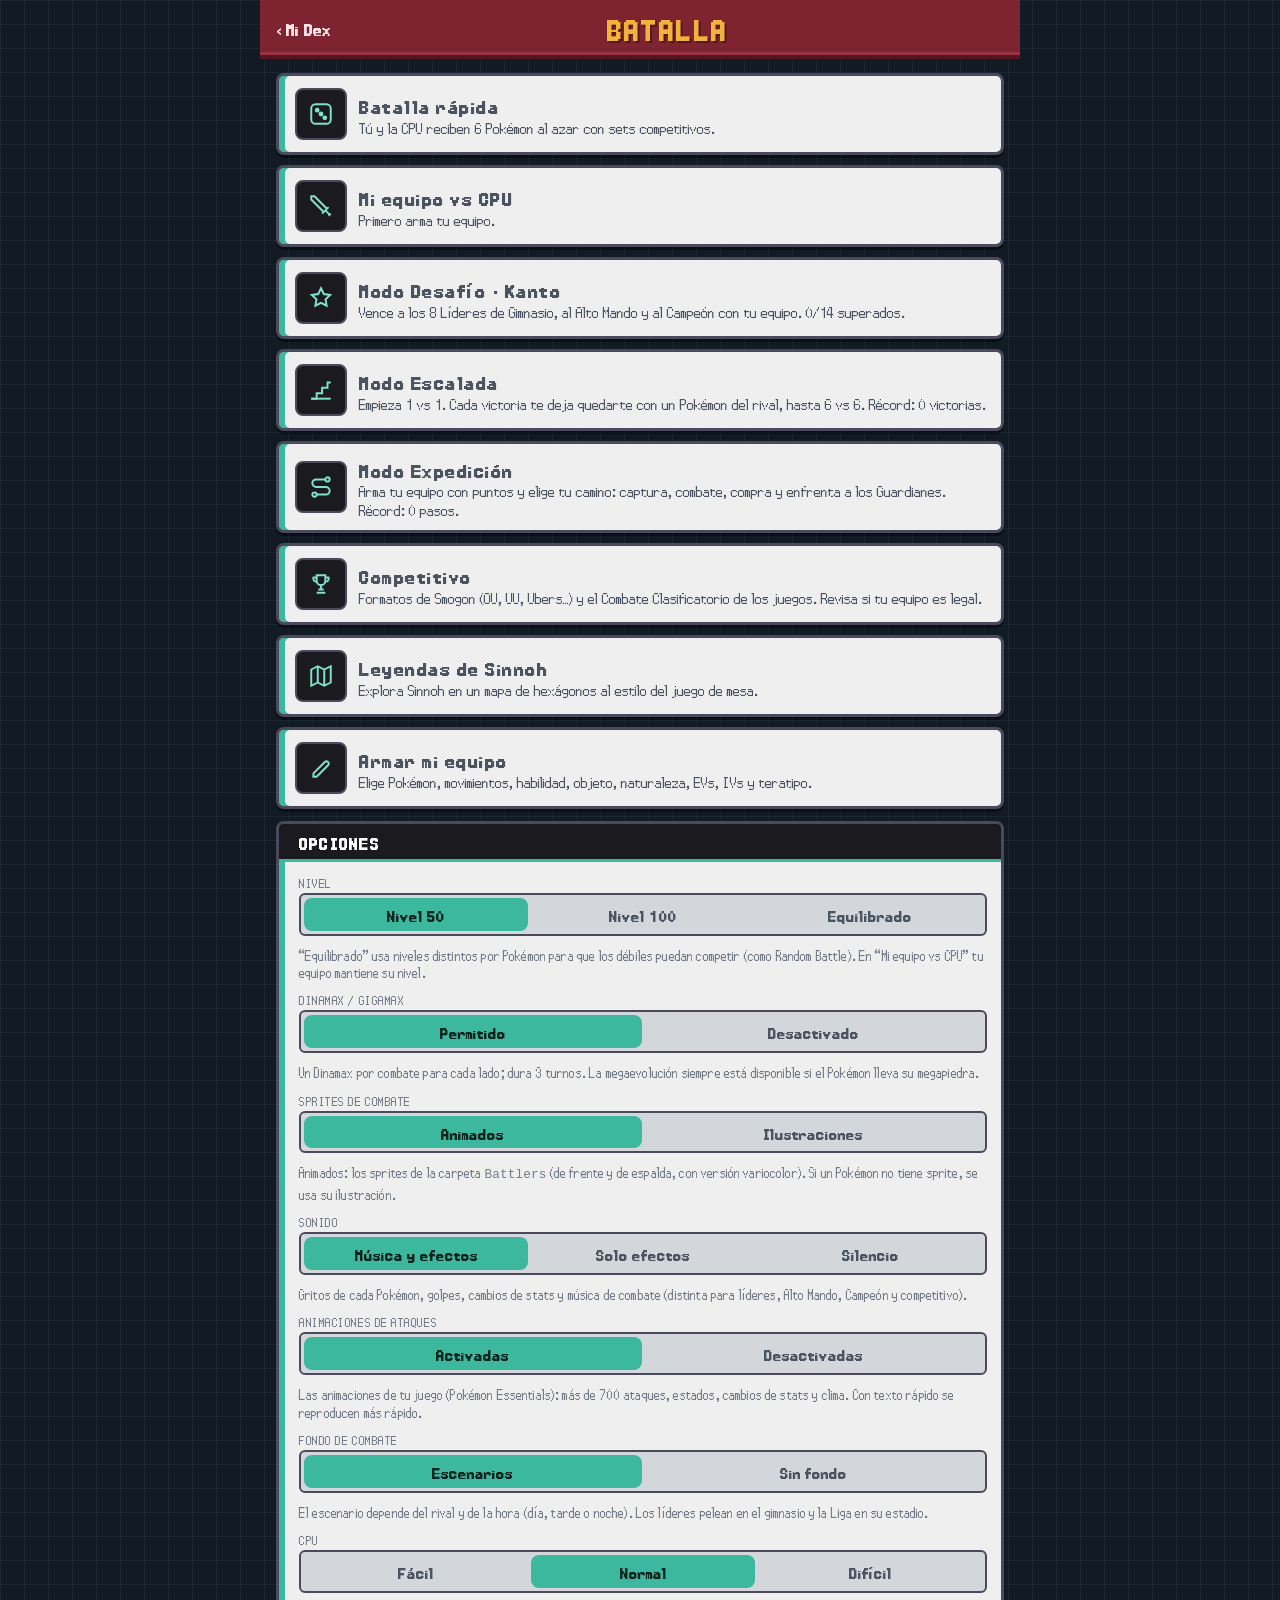
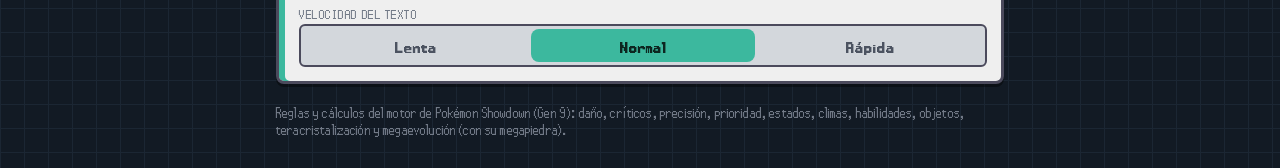
<file: batalla.html>
<!doctype html>
<html lang="es">
<head>
<meta charset="utf-8">
<meta name="viewport" content="width=device-width,initial-scale=1,viewport-fit=cover">
<title>Batalla Pokémon</title>
<meta name="theme-color" content="#EEF2F0" media="(prefers-color-scheme: light)">
<meta name="theme-color" content="#0E1412" media="(prefers-color-scheme: dark)">
<link rel="manifest" href="manifest.webmanifest">
<link rel="icon" type="image/png" sizes="32x32" href="icons/favicon-32.png">
<link rel="apple-touch-icon" href="icons/apple-touch-icon.png">
<link rel="preconnect" href="https://fonts.googleapis.com">
<link rel="preconnect" href="https://fonts.gstatic.com" crossorigin>
<link rel="stylesheet" href="https://fonts.googleapis.com/css2?family=Chakra+Petch:wght@500;600;700&family=IBM+Plex+Sans:wght@400;500;600&family=IBM+Plex+Mono:wght@400;500&display=swap">
<style>
:root{
  --bg:#EEF2F0;--surface:#FFFFFF;--surface2:#E4EAE7;--ink:#15201C;--ink2:#51615A;--ink3:#7D8C85;--line:#D3DCD8;
  --accent:#17745F;--accent-ink:#FFFFFF;--accent-soft:#D5ECE5;--good:#1E8A4C;--bad:#C43D2E;
  --shadow:0 1px 2px rgba(20,40,30,.06),0 6px 18px rgba(20,40,30,.06);
  --display:"Chakra Petch",ui-rounded,"Segoe UI",system-ui,sans-serif;
  --body:"IBM Plex Sans",system-ui,-apple-system,"Segoe UI",Roboto,sans-serif;
  --mono:"IBM Plex Mono",ui-monospace,SFMono-Regular,Menlo,monospace;
  --sky1:#BFE6F5;--sky2:#EAF6E3;--ground:#9CCB7A;--plat:rgba(40,80,40,.22);
}
@media (prefers-color-scheme:dark){:root:not([data-theme="light"]){
  --bg:#0E1412;--surface:#161E1B;--surface2:#1E2825;--ink:#E4ECE8;--ink2:#A3B3AC;--ink3:#72827B;--line:#2A3632;
  --accent:#4CC2A5;--accent-ink:#06231C;--accent-soft:#173A31;--good:#5BCB86;--bad:#F07A6A;--shadow:none;
  --sky1:#1C3446;--sky2:#20352A;--ground:#2F4B2A;--plat:rgba(0,0,0,.35);}}
:root[data-theme="dark"]{
  --bg:#0E1412;--surface:#161E1B;--surface2:#1E2825;--ink:#E4ECE8;--ink2:#A3B3AC;--ink3:#72827B;--line:#2A3632;
  --accent:#4CC2A5;--accent-ink:#06231C;--accent-soft:#173A31;--good:#5BCB86;--bad:#F07A6A;--shadow:none;
  --sky1:#1C3446;--sky2:#20352A;--ground:#2F4B2A;--plat:rgba(0,0,0,.35);}
*{box-sizing:border-box}
html,body{margin:0;min-height:100%}
body{background:var(--bg);color:var(--ink);font-family:var(--body);font-size:15px;line-height:1.45;-webkit-tap-highlight-color:transparent;padding:env(safe-area-inset-top,0) 0 env(safe-area-inset-bottom,0)}
[hidden]{display:none!important}
button,select,input,textarea{font:inherit;color:inherit}
button{cursor:pointer}
:focus-visible{outline:2px solid var(--accent);outline-offset:2px}
.wrap{max-width:760px;margin:0 auto;padding:12px 16px 32px}
.top{display:flex;align-items:center;justify-content:space-between;gap:10px;margin-bottom:12px}
.top h1{font-family:var(--display);font-size:24px;margin:0}
.back{border:0;background:transparent;color:var(--accent);font-weight:600;padding:6px 0;text-decoration:none;display:inline-flex;align-items:center;gap:4px}
.card{background:var(--surface);border:1px solid var(--line);border-radius:14px;padding:14px;box-shadow:var(--shadow)}
.card h3{font-family:var(--display);font-weight:600;font-size:15px;letter-spacing:.04em;text-transform:uppercase;margin:0 0 10px;color:var(--ink2)}
.stack{display:flex;flex-direction:column;gap:12px}
.btn{border:1px solid var(--line);background:var(--surface2);border-radius:10px;padding:10px 14px;font-weight:600;font-size:14px}
.btn.pri{background:var(--accent);border-color:var(--accent);color:var(--accent-ink)}
.btn.warn{color:var(--bad)}
.btn:disabled{opacity:.45;cursor:default}
.btns{display:flex;flex-wrap:wrap;gap:8px}
.note{font-size:12px;color:var(--ink3);margin:6px 0 0}
.seg{display:flex;background:var(--surface2);border-radius:10px;padding:3px;gap:3px}
.seg button{flex:1;border:0;background:transparent;border-radius:8px;padding:7px 4px;font-size:13px;font-weight:600;color:var(--ink2)}
.seg button[aria-pressed="true"]{background:var(--surface);color:var(--ink);box-shadow:var(--shadow)}
.field{display:flex;flex-direction:column;gap:3px;min-width:0}
.field label{font-size:11px;color:var(--ink3);letter-spacing:.05em;text-transform:uppercase}
.field input,.field select,textarea{width:100%;height:40px;border-radius:9px;border:1px solid var(--line);background:var(--surface2);padding:0 10px;font-size:15px;min-width:0}
textarea{height:auto;min-height:150px;padding:10px;font-family:var(--mono);font-size:12px}
.grid2{display:grid;grid-template-columns:1fr 1fr;gap:10px}
.grid4{display:grid;grid-template-columns:1fr 1fr;gap:8px}
.tp{display:inline-block;font-size:10px;font-weight:700;letter-spacing:.04em;text-transform:uppercase;padding:2px 6px;border-radius:5px;background:var(--c);color:var(--ct)}
.pic{width:100%;height:100%;object-fit:contain}
/* menu */
.modes{display:grid;gap:10px}
.mode{display:grid;grid-template-columns:52px 1fr;gap:12px;align-items:center;text-align:left;border:1px solid var(--line);background:var(--surface);border-radius:14px;padding:12px;box-shadow:var(--shadow)}
.mode b{font-family:var(--display);font-size:17px;display:block}
.mode span{font-size:13px;color:var(--ink2)}
.mode .ic{width:52px;height:52px;border-radius:12px;background:var(--accent-soft);display:grid;place-items:center;color:var(--accent)}
.teamstrip{display:flex;gap:4px;flex-wrap:wrap}
.teamstrip img{width:44px;height:44px;object-fit:contain;background:var(--surface2);border-radius:10px}
/* team builder */
.slots{display:grid;grid-template-columns:repeat(3,1fr);gap:8px}
.slot{border:1px solid var(--line);background:var(--surface2);border-radius:12px;padding:6px;display:flex;flex-direction:column;align-items:center;gap:2px;min-height:108px;justify-content:center}
.slot[aria-pressed="true"]{border-color:var(--accent);box-shadow:0 0 0 2px var(--accent)}
.slot img{width:64px;height:64px;object-fit:contain}
.slot small{font-size:12px;font-weight:600;text-align:center;line-height:1.2}
.slot em{font-style:normal;font-size:11px;color:var(--ink3)}
.evrow{display:grid;grid-template-columns:78px 1fr 46px 46px;gap:8px;align-items:center;font-size:13px}
.evrow input[type=range]{width:100%;accent-color:var(--accent)}
.evrow input[type=number]{width:100%;height:32px;border-radius:8px;border:1px solid var(--line);background:var(--surface2);text-align:center;font-family:var(--mono);font-size:13px;padding:0}
.evrow .st{font-family:var(--mono);text-align:right}
.nat-up{color:var(--bad)}.nat-dn{color:#3A73C9}
/* battle */
.scene{position:relative;aspect-ratio:16/11;border-radius:16px;overflow:hidden;background:linear-gradient(180deg,var(--sky1) 0%,var(--sky2) 55%,var(--ground) 100%);border:1px solid var(--line);user-select:none}
.plat{position:absolute;border-radius:50%;background:radial-gradient(ellipse at center,var(--plat) 0,var(--plat) 55%,transparent 72%)}
.plat.foe{right:6%;top:33%;width:40%;height:13%}
.plat.me{left:2%;bottom:3%;width:50%;height:15%}
.mon{position:absolute;display:grid;place-items:end center;transition:opacity .35s,transform .35s}
.mon img{width:100%;height:100%;object-fit:contain;filter:drop-shadow(0 4px 4px rgba(0,0,0,.18))}
.mon.foe{right:9%;top:4%;width:34%;height:37%}
.mon.me{left:6%;bottom:6%;width:42%;height:46%}
.mon.me img{transform:scaleX(-1)}
.mon .spr{display:none;width:var(--w,96px);height:var(--s,96px);flex:none;background-repeat:no-repeat;background-size:auto 100%;background-position:0 0;image-rendering:pixelated;image-rendering:crisp-edges;animation:sprA var(--d,3s) steps(var(--n,1)) infinite;filter:drop-shadow(0 4px 4px rgba(0,0,0,.18));transform-origin:50% 100%}
.mon.sp .spr{display:block}.mon.sp img{display:none}
@keyframes sprA{from{background-position-x:0}to{background-position-x:calc(var(--n,1) * var(--w,96px) * -1)}}
.mon.hit .spr{animation:sprA var(--d,3s) steps(var(--n,1)) infinite,hit .5s}
.mon.dmax .spr{transform:scale(1.35);filter:drop-shadow(0 0 12px #FF2D55) drop-shadow(0 0 4px #FF2D55)}
.tera .spr{filter:drop-shadow(0 0 10px var(--tc,#fff)) drop-shadow(0 4px 4px rgba(0,0,0,.18))}
.mon.sp{overflow:visible}
.mon.out{opacity:0;transform:translateY(22%) scale(.6)}
.mon.faint{opacity:0;transform:translateY(40%)}
.mon.hit img{animation:hit .5s}
.mon.lunge.me{animation:lungeMe .35s}
.mon.lunge.foe{animation:lungeFoe .35s}
@keyframes hit{0%,100%{opacity:1}20%,60%{opacity:.2}40%,80%{opacity:1}}
@keyframes lungeMe{50%{transform:translate(12%,-8%)}}
@keyframes lungeFoe{50%{transform:translate(-12%,8%)}}
.mon.dmax img{transform-origin:50% 100%;transform:scale(1.35);filter:drop-shadow(0 0 12px #FF2D55) drop-shadow(0 0 4px #FF2D55)}
.mon.me.dmax img{transform:scaleX(-1) scale(1.35)}
.sw{display:flex;align-items:center;gap:8px;font-size:14px}.sw input{width:20px;height:20px;accent-color:var(--accent)}
.tera img{filter:drop-shadow(0 0 10px var(--tc,#fff)) drop-shadow(0 4px 4px rgba(0,0,0,.18))}
.hud{position:absolute;background:var(--surface);border:1px solid var(--line);border-radius:12px;padding:6px 10px 7px;min-width:44%;max-width:52%;box-shadow:var(--shadow)}
.hud.foe{left:3%;top:5%}
.hud.me{right:3%;bottom:6%}
.hud .nm{display:flex;justify-content:space-between;gap:6px;align-items:baseline;font-weight:600;font-size:14px;white-space:nowrap}
.hud .nm span:first-child{overflow:hidden;text-overflow:ellipsis}
.hud .lv{font-family:var(--mono);font-size:11px;color:var(--ink2);font-weight:500}
.hpb{display:flex;align-items:center;gap:6px;margin-top:4px}
.hpb i{font-style:normal;font-size:10px;font-weight:700;color:#E8A400;font-family:var(--mono)}
.hpt{flex:1;height:8px;background:var(--surface2);border-radius:4px;overflow:hidden;border:1px solid var(--line)}
.hpf{height:100%;background:#2E9A5A;border-radius:4px;transition:width .6s ease,background-color .6s}
.hpf.mid{background:#E0A800}.hpf.low{background:#D9442E}
.hpn{display:flex;justify-content:space-between;align-items:center;gap:6px;margin-top:3px;font-family:var(--mono);font-size:11px;color:var(--ink2)}
.sts{display:inline-block;font-size:9px;font-weight:700;padding:1px 5px;border-radius:4px;color:#fff;letter-spacing:.04em}
.sts.brn{background:#E0602A}.sts.par{background:#C9A600}.sts.psn,.sts.tox{background:#9141CB}.sts.slp{background:#7D8C85}.sts.frz{background:#3DAED3}
.boosts{display:flex;flex-wrap:wrap;gap:3px;margin-top:3px}
.boosts span{font-size:9px;font-family:var(--mono);padding:0 4px;border-radius:4px;background:var(--surface2)}
.balls{position:absolute;display:flex;gap:3px}
.balls.foe{right:4%;top:47%}.balls.me{left:4%;top:52%}
.balls i{width:10px;height:10px;border-radius:50%;background:#E0452E;border:1.5px solid rgba(0,0,0,.45);box-shadow:inset 0 -4px 0 #fff}
.balls i.f{background:#8a8a8a;box-shadow:inset 0 -4px 0 #ccc;opacity:.6}
.weather{position:absolute;left:50%;top:48%;transform:translateX(-50%);font-size:11px;font-weight:600;background:rgba(0,0,0,.45);color:#fff;border-radius:999px;padding:2px 10px}
.textbox{margin-top:10px;background:var(--surface);border:2px solid var(--ink);border-radius:14px;padding:12px 14px;min-height:62px;font-size:16px;font-weight:500;cursor:pointer;position:relative}
.textbox::after{content:"";position:absolute;right:12px;bottom:9px;border:6px solid transparent;border-top-color:var(--ink2);opacity:0}
.textbox.more::after{opacity:1;animation:blink 1s infinite}
@keyframes blink{50%{opacity:.2}}
.controls{margin-top:10px}
.moves{display:grid;grid-template-columns:1fr 1fr;gap:8px}
.mv{border:0;border-radius:12px;padding:10px 12px;text-align:left;background:var(--c);color:var(--ct);display:flex;flex-direction:column;gap:2px;min-height:62px;box-shadow:inset 0 -3px 0 rgba(0,0,0,.18)}
.mv b{font-size:15px;line-height:1.15}
.mv small{display:flex;justify-content:space-between;font-size:11px;opacity:.9;font-family:var(--mono)}
.mv .eff{font-family:var(--body);font-weight:700}
.mvh{display:flex;justify-content:space-between;align-items:baseline;gap:6px}.mvh .pp{font-family:var(--mono);font-size:11px;opacity:.9;white-space:nowrap}
.mv:disabled{filter:grayscale(1);opacity:.5}
.mv{position:relative}
.minfo{position:absolute;top:6px;right:6px;width:22px;height:22px;border-radius:50%;background:rgba(255,255,255,.9);color:#222;font:700 13px/22px var(--body);text-align:center;box-shadow:0 1px 3px rgba(0,0,0,.25)}
.mv .mvh{padding-right:26px}
.pmv{cursor:help}
#minfo{position:fixed;inset:0;background:rgba(0,0,0,.45);z-index:60;display:grid;place-items:end center;padding:12px}
#minfo[hidden]{display:none}
.mbox{background:var(--surface);color:var(--ink);border-radius:16px;padding:16px;width:100%;max-width:520px;border-top:6px solid var(--c);box-shadow:0 10px 40px rgba(0,0,0,.3);margin-bottom:env(safe-area-inset-bottom,0)}
.mbox h3{font-family:var(--display);font-size:20px;margin:0 0 10px}
.mrows{display:grid;grid-template-columns:auto 1fr;gap:6px 14px;font-size:14px;margin-bottom:10px}.mrows span{color:var(--ink3)}
.mbox p{margin:0 0 12px;font-size:14px;line-height:1.45}.mbox .btn{width:100%}
@media (min-width:700px){#minfo{place-items:center}}
.mv .fx{font-size:11px;line-height:1.3;opacity:.95;margin-top:3px;font-weight:500}
.fxcard{margin-top:8px;padding:10px 12px;font-size:13px}.fxcard p{margin:2px 0}
.act{display:flex;gap:8px;margin-top:8px;flex-wrap:wrap}
.act .btn{flex:1}
.toggle[aria-pressed="true"]{background:var(--c,var(--accent));color:#fff;border-color:transparent}
.party{display:grid;grid-template-columns:1fr 1fr;gap:8px}
.pm{display:grid;grid-template-columns:48px 1fr;gap:8px;align-items:center;border:1px solid var(--line);background:var(--surface);border-radius:12px;padding:6px 8px;text-align:left}
.pm img{width:48px;height:48px;object-fit:contain}
.pm b{font-size:13px;display:block;line-height:1.2}
.pm .hpt{height:6px}
.pm small{font-family:var(--mono);font-size:10px;color:var(--ink2)}
.pm:disabled,.pm[aria-disabled="true"]{opacity:.5}
.pm.active:disabled,.pm.active[aria-disabled="true"]{opacity:1}
.pm{grid-template-columns:48px 1fr;align-items:start}
.pmt{display:flex;gap:3px;flex-wrap:wrap;margin:2px 0}
.pmt .tp,.hts .tp{font-size:9px;padding:1px 5px}
.pmvs{grid-column:1/-1;display:grid;grid-template-columns:1fr 1fr;gap:4px;margin-top:2px}
.pmv{background:var(--c);color:var(--ct);border-radius:6px;font-size:11px;font-weight:600;padding:3px 6px;white-space:nowrap;overflow:hidden;text-overflow:ellipsis}
.hts{display:flex;gap:3px;margin-top:3px}
.medals{display:flex;gap:8px;flex-wrap:wrap}
.medal{width:30px;height:30px;border-radius:50%;border:2px dashed var(--c);display:grid;place-items:center;color:#fff;font-size:14px;opacity:.55}
.medal.ok{background:var(--c);border-style:solid;opacity:1;box-shadow:0 2px 6px rgba(0,0,0,.2)}
.rts{display:grid;grid-template-columns:repeat(auto-fill,minmax(96px,1fr));gap:8px}
.rt{border:1px solid var(--line);background:var(--surface);border-radius:12px;padding:8px 6px;display:flex;flex-direction:column;align-items:center;gap:2px;border-top:4px solid var(--c)}
.rt.sel{box-shadow:0 0 0 2px var(--accent)}
.rt[aria-disabled="true"]{opacity:.5}
.rt.ok small{color:var(--good);font-weight:600}
.rtb{width:52px;height:52px;display:grid;place-items:center}.rtb img{width:52px;height:52px;object-fit:contain}.lock{font-size:22px}
.rt b{font-size:13px;line-height:1.1;text-align:center}.rt small{font-size:10px;color:var(--ink3);text-align:center}
.rsl{display:flex;flex-direction:column;gap:6px}
.rs{display:grid;grid-template-columns:44px 1fr;gap:8px;align-items:center}
.rs img{width:44px;height:44px;object-fit:contain}.rs small{display:block;font-size:11px;color:var(--ink3)}.rs b{font-size:14px}
@media (max-width:520px){.party{grid-template-columns:1fr}.pmv{font-size:12px;padding:4px 7px}}

.pm.active{border-color:var(--accent)}
.log{max-height:220px;overflow:auto;font-size:13px;color:var(--ink2);margin-top:10px}
.log p{margin:2px 0}.log .turn{font-weight:700;color:var(--ink);margin-top:8px}
.preview{display:grid;grid-template-columns:1fr 1fr;gap:12px}
.preview .teamstrip img{width:52px;height:52px}
.pick{border:2px solid transparent;background:var(--surface2);border-radius:10px;padding:0}
.pick[aria-pressed="true"]{border-color:var(--accent)}
.result{font-family:var(--display);font-size:26px;text-align:center;margin:8px 0}
@media (max-width:460px){.hud{min-width:48%;max-width:56%;padding:5px 8px}.hud .nm{font-size:12.5px}.mv b{font-size:14px}.textbox{font-size:15px}}
@media (prefers-reduced-motion:reduce){.mon,.hpf{transition:none}.mon.hit img,.mon.lunge{animation:none}}

/* competitivo */
.tier{display:inline-block;font-size:10px;font-weight:700;letter-spacing:.03em;padding:2px 6px;border-radius:5px;background:var(--c,#888);color:var(--ct,#fff);font-family:var(--mono);vertical-align:middle}
.tier.out{background:transparent;color:var(--ink3);border:1px dashed var(--line)}
.fmts{display:grid;grid-template-columns:repeat(auto-fill,minmax(96px,1fr));gap:6px}
.fmt{border:1px solid var(--line);background:var(--surface);border-radius:12px;padding:8px 6px;text-align:center;display:flex;flex-direction:column;gap:2px}
.fmt b{font-family:var(--display);font-size:16px}.fmt small{font-size:11px;color:var(--ink3)}
.fmt.sel{border-color:var(--accent);box-shadow:0 0 0 2px var(--accent-soft);background:var(--accent-soft)}
.verr{margin-top:10px;border:1px solid var(--bad);border-radius:10px;padding:8px 12px;font-size:13px;color:var(--ink)}.verr b{color:var(--bad)}.verr ul{margin:6px 0 0;padding-left:18px}.verr li{margin:2px 0}
.vok{margin:10px 0 0;color:var(--good);font-weight:600}
.tiers{width:100%;border-collapse:collapse;font-size:13px;margin-top:6px}.tiers td{padding:6px 4px;border-top:1px solid var(--line);vertical-align:top}.tiers td:first-child{white-space:nowrap;width:1%}
/* ficha */
.pinfo{display:inline-block;margin-top:4px;font-size:11px;font-weight:700;padding:2px 9px;border-radius:999px;background:var(--surface2);border:1px solid var(--line);color:var(--ink)}
#msheet{position:fixed;inset:0;background:rgba(0,0,0,.45);z-index:55;display:grid;place-items:end center;padding:10px}
#msheet[hidden]{display:none}
.shbox{background:var(--surface);color:var(--ink);border-radius:16px;padding:14px;width:100%;max-width:560px;max-height:90vh;max-height:90dvh;overflow:auto;box-shadow:0 10px 40px rgba(0,0,0,.3)}
@media (min-width:700px){#msheet{place-items:center}}
.shtabs{display:flex;gap:4px;overflow-x:auto;padding-bottom:6px;border-bottom:1px solid var(--line);margin-bottom:10px}
.shtabs button{flex:none;border:2px solid transparent;background:var(--surface2);border-radius:10px;padding:0;width:48px;height:48px}
.shtabs button img{width:44px;height:44px;object-fit:contain}
.shtabs button[aria-pressed="true"]{border-color:var(--accent)}
.shtabs button.fnt img{filter:grayscale(1);opacity:.5}
.shhead{display:grid;grid-template-columns:92px 1fr;gap:12px;align-items:center}
.shhead img{width:92px;height:92px;object-fit:contain}
.shhead h3{font-family:var(--display);font-size:21px;margin:0}.shhead .lv{font-family:var(--mono);font-size:12px;color:var(--ink3);font-weight:500}
.shbox h4{font-family:var(--display);font-size:14px;letter-spacing:.04em;text-transform:uppercase;color:var(--ink2);margin:14px 0 6px}
.mrows b .tp{color:var(--ct)}
.shd{display:block;font-weight:400;font-size:12.5px;color:var(--ink2);margin-top:2px;line-height:1.4}
.stt{width:100%;border-collapse:collapse;font-size:13px;font-variant-numeric:tabular-nums}
.stt th,.stt td{padding:5px 4px;border-top:1px solid var(--line);text-align:right}
.stt thead th{border-top:0;font-size:10px;color:var(--ink3);text-transform:uppercase;letter-spacing:.05em;font-weight:600}
.stt tbody th{text-align:left;font-weight:600}
.stt td:nth-child(2){text-align:left;white-space:nowrap}
.sbar{display:inline-block;width:56px;height:6px;border-radius:3px;background:var(--surface2);margin-right:6px;vertical-align:middle;overflow:hidden}.sbar i{display:block;height:100%;background:var(--accent)}
.smvs{display:grid;gap:6px}
.smv{display:block;text-align:left;border:1px solid var(--line);border-left:6px solid var(--c);background:var(--surface);border-radius:10px;padding:7px 10px;width:100%;color:var(--ink)}
.smh{display:flex;justify-content:space-between;gap:8px}.smh span{font-family:var(--mono);font-size:12px;color:var(--ink2)}
.smv small{display:block;font-size:12px;color:var(--ink2);margin-top:1px}
.smd{display:block;font-size:12.5px;color:var(--ink3);margin-top:3px;line-height:1.35}
.pick{position:relative}.pn{position:absolute;top:-6px;right:-6px;width:20px;height:20px;border-radius:50%;background:var(--accent);color:var(--accent-ink);font:700 12px/20px var(--body);text-align:center}

/* fondos, íconos y fuente del juego */
@font-face{font-family:"PkmnDP";src:url("fonts/pkmndp.ttf") format("truetype");font-display:swap}
.textbox{font-family:"PkmnDP",var(--body);font-size:24px;line-height:1.1;font-weight:400;letter-spacing:.02em}
@media (max-width:460px){.textbox{font-size:21px}}
.scene.bg{background-size:cover;background-position:center 75%}
.scene.bg .plat{opacity:.55}
.ico{display:inline-block;flex:none;width:var(--isz,48px);height:var(--isz,48px);background-repeat:no-repeat;background-size:200% 100%;image-rendering:pixelated;animation:icoA .5s steps(2,jump-none) infinite alternate}
@keyframes icoA{from{background-position-x:0}to{background-position-x:100%}}
.teamstrip .ico{background-color:var(--surface2);border-radius:10px}
.itm{display:inline-block;width:0;height:24px;vertical-align:middle;background-size:contain;background-repeat:no-repeat;image-rendering:pixelated}
.itm.ok{width:24px;margin-right:4px}

/* animaciones de ataques */
.scene .plat{z-index:0}.scene .mon{z-index:3}.scene .hud,.scene .balls,.scene .weather{z-index:6}
.fxc{position:absolute;inset:0;width:100%;height:100%;pointer-events:none}
#fxB{z-index:2}#fxF{z-index:4}
.fxl{position:absolute;inset:0;pointer-events:none;display:none;background-repeat:repeat;background-size:100% 100%}
#fxBG{z-index:1}#fxFG{z-index:5}#fxFlash{z-index:7}
.mon{transition:opacity .35s,transform .35s,translate 0s}
</style>
<link rel="stylesheet" href="anil-batalla.css">
<script>try{document.documentElement.dataset.theme=localStorage.getItem("pkdx-anil-theme")==="light"?"light":"dark"}catch(e){}</script>
</head>
<body>
<div class="wrap" id="app"></div>
<script src="data.js"></script>
<script src="esx.js"></script>
<script src="ps.js"></script>
<script src="reto.js"></script>
<script src="comp.js"></script>
<script src="sprites.js"></script>
<script src="assets.js"></script>
<script src="batalla.js"></script>
<script src="escalada.js"></script>
<script src="sinnoh_datos.js"></script>
<script src="sinnoh_estados.js"></script>
<script src="sinnoh_panel.js"></script>
<script src="anil_datos.js"></script>
<script src="sinnoh.js"></script>
<script src="sinnoh_cartas.js"></script>
<script src="expedicion.js"></script>
<script src="champions.js"></script>
<script src="competitivo.js"></script>
<script src="animidx.js"></script>
<script src="anim.js"></script>
<script>
if("serviceWorker" in navigator&&location.protocol.startsWith("http")){window.addEventListener("load",()=>navigator.serviceWorker.register("sw.js").catch(()=>{}))}
if("serviceWorker" in navigator&&navigator.serviceWorker.controller){let rl=0;navigator.serviceWorker.addEventListener("controllerchange",()=>{if(!rl){rl=1;location.reload()}})}
</script>
</body>
</html>
</file>
<file: anil.css>
/* Estilo Pokémon Añil para Mi Dex: pantalla de Pokédex del juego (cuadrícula oscura, marcos con franja turquesa,
   cabecera roja), letra pixelada, íconos de tipo del juego (ui/tipos.png) y efectos. Se carga después del estilo base
   y solo cambia el aspecto. Recursos tomados de Graphics/UI/Pokedex y Fonts de Pokémon Añil. */
@font-face{font-family:"Power Clear";src:url("fonts/powerclear.ttf") format("truetype");font-weight:400;font-display:swap}
@font-face{font-family:"Power Clear";src:url("fonts/powerclear-bold.ttf") format("truetype");font-weight:600 900;font-display:swap}
@font-face{font-family:"Power Green";src:url("fonts/powergreen.ttf") format("truetype");font-display:swap}

/* Paneles claros sobre la cuadrícula oscura, como en la Pokédex del juego. */
:root,:root[data-theme="dark"],:root:not([data-theme="light"]){
  color-scheme:dark;
  --grid-bg:#121a24;--grid-line:#1b2633;--dx-bg:#1B1B1Fcc;--on-bg:#ECF2F1;--on-bg2:#AEBDC0;--on-bg3:#7E8F95;
  --bg:#121a24;--surface:#EFEFEF;--surface2:#E1E3E6;--ink:#20242C;--ink2:#4C5361;--ink3:#737B88;
  --line:#C9CDD3;--frame:#4B4A5C;--teal:#3CB89E;--teal-d:#2B8576;--red:#7E2431;--red-d:#561620;--gold:#F2B33D;
  --accent:#2B8576;--accent-ink:#FFFFFF;--accent-soft:#CDEBE4;--bar:#3CB89E;--bar-bg:#D3D7DC;
  --good:#1E8A4C;--bad:#C43D2E;--shadow:none;
  --display:"Power Clear","Chakra Petch",system-ui,sans-serif;
  --body:"Power Clear","IBM Plex Sans",system-ui,sans-serif;
  --mono:"Power Green","IBM Plex Mono",ui-monospace,monospace;
}
:root[data-theme="light"]{
  color-scheme:light;--grid-bg:#DCE3E2;--grid-line:#CBD5D3;--dx-bg:#FFFFFFcc;--on-bg:#1C232B;--on-bg2:#46515B;--on-bg3:#6A7680;--bg:#DCE3E2;
}
/* La letra pixelada tiene la x muy baja: se agranda para que se lea igual que antes. */
body{font-size-adjust:.56;letter-spacing:.01em;background-color:var(--grid-bg);
  background-image:linear-gradient(var(--grid-line) 1px,transparent 1px),linear-gradient(90deg,var(--grid-line) 1px,transparent 1px);background-size:24px 24px}
html{background:var(--grid-bg)}
.top,.sheet{background:transparent}
.sheet{background-color:var(--grid-bg);background-image:linear-gradient(var(--grid-line) 1px,transparent 1px),linear-gradient(90deg,var(--grid-line) 1px,transparent 1px);background-size:24px 24px}

/* Lo que va directo sobre la cuadrícula usa texto claro. */
.top,.count,.hero,.dx,.bar,.mhero,.sheet .body>.note,.sheet .body>.sub{--ink:var(--on-bg);--ink2:var(--on-bg2);--ink3:var(--on-bg3);color:var(--ink)}
.top .search,.top select,.top .chip{--ink:#20242C;--ink2:#4C5361;--ink3:#737B88;color:var(--ink)}

/* Cabecera roja con el título dorado, como la carcasa de la Pokédex. */
.top{padding:0 0 10px;gap:10px}
.brand{background:var(--red);border-bottom:4px solid var(--red-d);padding:12px 16px 10px;align-items:center;position:relative;
  box-shadow:inset 0 -3px 0 #9a3343}
.brand::after{content:"";position:absolute;right:16px;bottom:5px;width:120px;height:3px;background:repeating-linear-gradient(90deg,#d0606e 0 4px,transparent 4px 7px)}
.brand h1{font-weight:700;font-size:26px;color:var(--gold);text-transform:uppercase;letter-spacing:.06em;text-shadow:2px 2px 0 var(--red-d);border-bottom:3px solid var(--gold);line-height:1.05;padding-bottom:1px}
.brand small{color:#F3C9CF}
.top>*:not(.brand){margin-inline:16px}
.top .chips{margin-inline:0;padding-inline:16px}
.top>div[style*="margin-top:-6px"]{margin-top:-4px!important;color:var(--on-bg3)!important}
.brand .anil-tools{display:flex;gap:6px;margin-left:auto;margin-right:8px}
.brand .anil-tools button{width:34px;height:34px;border-radius:8px;border:2px solid var(--red-d);background:#9a3343;color:#fff;display:grid;place-items:center;padding:0}
.brand .anil-tools button[aria-pressed="false"]{opacity:.55}
.battle-link{background:var(--teal);color:#0d2620;border:2px solid #155d51;border-radius:8px;box-shadow:inset 0 -3px 0 #2B8576;font-family:var(--display);font-weight:700;letter-spacing:.04em}

/* Marcos: borde gris oscuro y franja turquesa a la izquierda. */
.search,.row select,.cmp-pick select,.sim-top input,.sim-top select,.simg input{border:2px solid var(--frame);border-radius:6px;background:var(--surface);box-shadow:inset 0 3px 0 #fff,inset 0 -2px 0 #d5d8dc}
.search{height:44px;box-shadow:inset 6px 0 0 var(--teal),inset 0 3px 0 #fff}
.search svg{margin-left:4px}
.list,.card,.big div,.cmp-head>div{border:3px solid var(--frame);border-radius:8px;background:var(--surface);box-shadow:inset 6px 0 0 var(--teal),0 3px 0 #0006;padding-left:6px}
.card{padding:14px 14px 14px 20px;overflow:hidden}
.sheet .body>*{flex-shrink:0}
.card h3{margin:-14px -14px 12px -20px;padding:7px 14px 6px 20px;background:#1B1B1F;color:#fff;font-size:15px;letter-spacing:.08em;border-bottom:3px solid var(--teal)}
.list{padding-left:6px}
.item{border-bottom:2px solid var(--line)}
.item:nth-child(even){background:#E6E8EB}
.nm{font-weight:700;letter-spacing:.02em}
.metric b{font-size:17px}

/* Cursor de selección de la lista (marco turquesa que late). */
.item,.mv,.evo button{position:relative}
.item:hover,.mv:hover,.item:focus-visible,.mv:focus-visible{background:#D9F1EA;outline:none}
.item:hover::after,.mv:hover::after,.item:focus-visible::after,.evo button:hover::after{content:"";position:absolute;inset:2px;border:3px solid var(--teal);border-radius:6px;pointer-events:none;animation:anilCursor 1s steps(2) infinite}
.abbtn:hover{border-color:var(--teal)}
@keyframes anilCursor{50%{border-color:#7FE3CC}}

/* Disco con la ilustración: marco como el cuadro del juego. */
.disc{border:2px solid var(--frame);box-shadow:inset 0 0 0 2px #fff8}
.hero .disc{border-width:3px}

/* Íconos de tipo del juego (96×32 por tipo, 19 filas) mostrados a 66×22. */
.tp{--r:0;width:66px;height:22px;padding:0;border-radius:0;background:url("ui/tipos.png") 0 calc(var(--r) * -22px)/66px 418px no-repeat;color:transparent;font-size:0;vertical-align:middle;image-rendering:auto;flex:none}
.chip[data-v]:not([data-v=""]){width:70px;height:26px;margin-top:3px;padding:0;border:2px solid transparent;border-radius:4px;background:url("ui/tipos.png") 0 calc(var(--r) * -22px)/66px 418px no-repeat padding-box;background-origin:padding-box;background-position-x:center;color:transparent;font-size:0}
.chip[data-v]:not([data-v=""])[aria-pressed="true"]{border-color:var(--teal);animation:anilCursor 1s steps(2) infinite}
.chips{align-items:center}
.chip{border:2px solid var(--frame);border-radius:8px;font-weight:700}
.chip[data-v=""][aria-pressed="true"],.seg button[aria-selected="true"]{background:var(--teal);color:#0d2620}
[data-t=NORMAL],.chip[data-v=NORMAL]{--r:0}[data-t=FIGHTING],.chip[data-v=FIGHTING]{--r:1}[data-t=FLYING],.chip[data-v=FLYING]{--r:2}
[data-t=POISON],.chip[data-v=POISON]{--r:3}[data-t=GROUND],.chip[data-v=GROUND]{--r:4}[data-t=ROCK],.chip[data-v=ROCK]{--r:5}
[data-t=BUG],.chip[data-v=BUG]{--r:6}[data-t=GHOST],.chip[data-v=GHOST]{--r:7}[data-t=STEEL],.chip[data-v=STEEL]{--r:8}
[data-t=FIRE],.chip[data-v=FIRE]{--r:10}[data-t=WATER],.chip[data-v=WATER]{--r:11}[data-t=GRASS],.chip[data-v=GRASS]{--r:12}
[data-t=ELECTRIC],.chip[data-v=ELECTRIC]{--r:13}[data-t=PSYCHIC],.chip[data-v=PSYCHIC]{--r:14}[data-t=ICE],.chip[data-v=ICE]{--r:15}
[data-t=DRAGON],.chip[data-v=DRAGON]{--r:16}[data-t=DARK],.chip[data-v=DARK]{--r:17}[data-t=FAIRY],.chip[data-v=FAIRY]{--r:18}
.sub{gap:3px}
.kv div .tp{display:inline-block;font-size:0;color:transparent;letter-spacing:0}

/* Barras de estadísticas como las del juego. */
.track{height:10px;border-radius:2px;border:2px solid var(--frame);background:var(--bar-bg)}
.fill{border-radius:0;box-shadow:inset 0 -3px 0 #0002,inset 0 2px 0 #fff6}
.fill.lo{background:#E8873A}.fill.hi{background:#4CC274}

/* Estadísticas como la pantalla de datos del juego: etiqueta en gris pizarra, valor en celda clara y barra tipo PS. */
.card .stats{gap:2px 0;padding:2px;background:#404850;border-radius:6px;grid-template-columns:auto auto 1fr}
.card .stats .l,.card .stats .v,.card .stats .track{align-self:stretch;display:flex;align-items:center;min-height:30px}
.card .stats .l{background:#788898;color:#fff;font-size:14px;padding:0 12px;text-shadow:1px 1px 0 #3C4450;border-radius:4px 0 0 4px}
.card .stats .l:nth-of-type(6n+2),.card .stats .l:nth-of-type(6n+4),.card .stats .l:nth-of-type(6n+6){background:#8898A8}
.card .stats .v{background:#E0E8E8;padding:0 6px 0 12px;font-size:18px;justify-content:flex-end;color:#20242C}
.card .stats .track{position:relative;height:auto;border:0;border-radius:0 4px 4px 0;background:#E0E8E8;padding:11px 14px 11px 6px;overflow:visible}
.card .stats .track::before{content:"";position:absolute;inset:8px 10px 8px 2px;border:2px solid #404850;border-radius:4px;background:#F8F0E0}
.card .stats .fill{position:relative;height:8px!important;border-radius:1px;box-shadow:none}
.fill[data-s=lo]{background:linear-gradient(#A83038 0 3px,#F05020 3px)}
.fill[data-s=mid]{background:linear-gradient(#B87000 0 3px,#F8B800 3px)}
.fill[data-s=hi]{background:linear-gradient(#009000 0 3px,#18C020 3px)}
.card .stats~.total{margin-top:8px;padding:6px 12px;border:2px solid #404850;border-radius:6px;background:#788898;color:#fff;text-shadow:1px 1px 0 #3C4450;align-items:center}
.card .stats~.total b{color:#F8B800;font-size:20px;text-shadow:1px 1px 0 #6A4A00}
/* Hexágono de estadísticas (pantalla "todas las estadísticas" del juego). */
.anil-hex{margin:10px 0 2px;border:3px solid #404850;border-radius:8px;background-color:#0096D4;background-image:linear-gradient(#ffffff1a 1px,transparent 1px),linear-gradient(90deg,#ffffff1a 1px,transparent 1px),radial-gradient(circle at 50% 50%,#3fd2ff66,transparent 70%);background-size:16px 16px,16px 16px,100% 100%;display:grid;place-items:center;padding:6px}
.anil-hex svg{width:100%;max-width:300px;height:auto;overflow:visible}
.anil-hex text{font-family:var(--display);fill:#fff;paint-order:stroke;stroke:#00557a;stroke-width:3px}
.anil-hex .val{fill:#F8F0A0}
@media (prefers-reduced-motion:no-preference){.anil-enter .anil-hex .poly{transform-origin:150px 128px;animation:anilHex .6s cubic-bezier(.3,1.5,.5,1) both .3s}@keyframes anilHex{from{transform:scale(0)}}}
@media (min-width:560px){.card:has(.anil-hex){display:grid;grid-template-columns:1fr 250px;column-gap:14px}.card:has(.anil-hex)>*{grid-column:1}.card:has(.anil-hex)>h3{grid-column:1/-1}.card:has(.anil-hex)>.anil-hex{grid-column:2;grid-row:2/span 3;margin:0;align-self:start}}
/* Cuadro de datos: cada dato con su etiqueta en pizarra. */
.kv>div{background:#E0E8E8;border:2px solid #404850;border-radius:5px;overflow:hidden}
.kv>div>span{background:#788898;color:#fff!important;padding:3px 8px;text-shadow:1px 1px 0 #3C4450}
.kv>div>b,.kv>div>.sub{display:block;padding:5px 8px}

/* Pestañas inferiores: barra negra con borde turquesa. */
nav.tabs{background:#1B1B1F;border-top:3px solid var(--teal)}
nav.tabs button{color:#8B95A0;font-family:var(--display);font-size:13px;letter-spacing:.04em}
nav.tabs button[aria-selected="true"]{color:#7FE3CC;background:linear-gradient(#2B857633,transparent)}
nav.tabs button[aria-selected="true"]::before{content:"";width:0;height:0;border:6px solid transparent;border-top-color:var(--teal);margin:-9px 0 -3px}

/* Ficha */
.bar{background:#1B1B1F;border-bottom:3px solid var(--teal);padding:4px 8px 4px 4px;margin-bottom:12px}
.back{color:#7FE3CC;font-family:var(--display)}
.bar .t{color:var(--gold);font-size:15px}
.hero h2,.mhero h2{font-weight:700;letter-spacing:.03em;text-shadow:2px 2px 0 #0008}
.flag{border-color:var(--gold);color:var(--gold)}
.dx{font-size:15px;line-height:1.5;background:var(--dx-bg);border-left:4px solid var(--teal);padding:8px 12px;border-radius:4px}
.link{color:var(--accent)}
.sheet .body>.note .link,.dx .link{color:#7FE3CC}

/* Pantalla del sprite animado (como el recuadro gris de la ficha del juego). */
.hero{grid-template-columns:120px 1fr}
.hero .disc{width:120px;height:120px;border-radius:8px;background-color:#8E949C;background-image:linear-gradient(#ffffff22 1px,transparent 1px),linear-gradient(90deg,#ffffff22 1px,transparent 1px);background-size:15px 15px;box-shadow:inset 0 4px 0 var(--teal),inset 0 -4px 0 var(--teal)}
.hero .disc.anil-sp img{opacity:0}
.anil-spr{grid-area:1/1;align-self:end;margin-bottom:8px;background-repeat:no-repeat;background-size:auto 100%;image-rendering:pixelated;width:var(--w);height:var(--s);animation:anilSpr var(--d) steps(var(--n)) infinite;filter:drop-shadow(0 3px 0 #0003)}
@keyframes anilSpr{from{background-position-x:0}to{background-position-x:calc(var(--n) * var(--w) * -1)}}
.anil-hbtn{display:flex;gap:6px;margin-top:8px;flex-wrap:wrap}
.anil-hbtn button{border:2px solid var(--frame);background:#1B1B1F;color:#E8EEF0;border-radius:6px;padding:3px 9px;font-size:13px;font-family:var(--display)}
.anil-hbtn button[aria-pressed="true"]{border-color:var(--gold);color:var(--gold)}
#zoom{background:#121a24;border:3px solid var(--frame)}

/* ---------- Efectos ---------- */
@media (prefers-reduced-motion:no-preference){
  #main.anil-enter .list .item:nth-child(-n+14){animation:anilRow .32s both}
  #main.anil-enter .list .item:nth-child(2){animation-delay:.03s}.list .item:nth-child(3){animation-delay:.06s}.list .item:nth-child(4){animation-delay:.09s}
  #main.anil-enter .list .item:nth-child(5){animation-delay:.12s}.list .item:nth-child(6){animation-delay:.15s}.list .item:nth-child(7){animation-delay:.18s}
  #main.anil-enter .list .item:nth-child(8){animation-delay:.21s}.list .item:nth-child(9){animation-delay:.24s}.list .item:nth-child(10){animation-delay:.27s}
  #main.anil-enter .list .item:nth-child(11){animation-delay:.3s}.list .item:nth-child(12){animation-delay:.33s}.list .item:nth-child(13){animation-delay:.36s}.list .item:nth-child(14){animation-delay:.39s}
  @keyframes anilRow{from{opacity:0;transform:translateX(-14px)}}
  /* Al abrir una ficha: la pantalla se enciende de arriba abajo con líneas de barrido. */
  .sheet{animation:anilOpen .34s steps(8) both}
  @keyframes anilOpen{from{clip-path:inset(0 0 100% 0)}to{clip-path:inset(0)}}
  .anil-enter .body::before{content:"";position:fixed;inset:0;pointer-events:none;z-index:20;background:repeating-linear-gradient(#0000 0 2px,#0004 2px 4px);animation:anilScan .5s .1s both}
  @keyframes anilScan{from{opacity:1}to{opacity:0;visibility:hidden}}
  .anil-enter .hero .disc{animation:anilPop .45s cubic-bezier(.3,1.6,.5,1) both .12s}
  @keyframes anilPop{from{transform:scale(.6);opacity:0}}
  #sheetIn.anil-enter .card{animation:anilCard .3s both .15s}
  @keyframes anilCard{from{opacity:0;transform:translateY(10px)}}
  .anil-enter .fill{transform-origin:left;animation:anilBar .6s cubic-bezier(.2,.8,.3,1) both .25s}
  @keyframes anilBar{from{transform:scaleX(0)}}
  .tp{transition:transform .12s}.item:hover .tp{transform:translateY(-2px)}
  .anil-shine{animation:anilShine .9s}
  @keyframes anilShine{0%,100%{filter:none}30%{filter:brightness(2.2) drop-shadow(0 0 8px #fff)}}
}
</file>
<file: anil-batalla.css>
/* Estilo Pokémon Añil para la batalla (mismo aspecto que la Pokédex: anil.css) y piezas de combate del juego:
   cuadros de PS (ui/batalla/databox_*.png), botones de ataque por tipo (ui/batalla/mv/), Poké Balls del equipo e
   íconos de estado. Recursos de Graphics/UI/Battle de Pokémon Añil. */
@font-face{font-family:"Power Clear";src:url("fonts/powerclear.ttf") format("truetype");font-weight:400;font-display:swap}
@font-face{font-family:"Power Clear";src:url("fonts/powerclear-bold.ttf") format("truetype");font-weight:600 900;font-display:swap}
@font-face{font-family:"Power Green";src:url("fonts/powergreen.ttf") format("truetype");font-display:swap}

:root,:root[data-theme="dark"],:root:not([data-theme="light"]){
  color-scheme:dark;
  --grid-bg:#121a24;--grid-line:#1b2633;--on-bg:#ECF2F1;--on-bg2:#AEBDC0;--on-bg3:#7E8F95;
  --bg:#121a24;--surface:#EFEFEF;--surface2:#E1E3E6;--ink:#20242C;--ink2:#4C5361;--ink3:#737B88;
  --line:#C9CDD3;--frame:#4B4A5C;--teal:#3CB89E;--red:#7E2431;--red-d:#561620;--gold:#F2B33D;
  --accent:#2B8576;--accent-ink:#FFFFFF;--accent-soft:#CDEBE4;--good:#1E8A4C;--bad:#C43D2E;--shadow:none;
  --display:"Power Clear","Chakra Petch",system-ui,sans-serif;
  --body:"Power Clear","IBM Plex Sans",system-ui,sans-serif;
  --mono:"Power Green","IBM Plex Mono",ui-monospace,monospace;
}
:root[data-theme="light"]{color-scheme:light;--grid-bg:#DCE3E2;--grid-line:#CBD5D3;--on-bg:#1C232B;--on-bg2:#46515B;--on-bg3:#6A7680;--bg:#DCE3E2}
html{background:var(--grid-bg)}
body{font-size-adjust:.56;letter-spacing:.01em;color:var(--ink);background-color:var(--grid-bg);
  background-image:linear-gradient(var(--grid-line) 1px,transparent 1px),linear-gradient(90deg,var(--grid-line) 1px,transparent 1px);background-size:24px 24px}

/* Lo que va directo sobre la cuadrícula usa texto claro. */
.wrap>.note,.wrap>p,.controls>.note,.party+.note,.wrap>h2,.result{--ink:var(--on-bg);--ink2:var(--on-bg2);--ink3:var(--on-bg3);color:var(--ink)}

/* Cabecera roja con título dorado. */
.top{background:var(--red);border-bottom:4px solid var(--red-d);box-shadow:inset 0 -3px 0 #9a3343;margin:-12px -16px 14px;padding:10px 16px}
.top h1{color:var(--gold);text-transform:uppercase;letter-spacing:.06em;text-shadow:2px 2px 0 var(--red-d);font-weight:700}
.top .back{color:#FFE2E6;font-family:var(--display)}
.top>span,.top .lv{color:#F3C9CF!important}

/* Paneles claros con marco gris y franja turquesa. */
.card,.mode,.rt,.pm,.slot{border:3px solid var(--frame);border-radius:8px;background:var(--surface);box-shadow:inset 6px 0 0 var(--teal),0 3px 0 #0006}
.card{padding-left:20px}
.card h3{margin:-14px -14px 12px -20px;padding:7px 14px 6px 20px;background:#1B1B1F;color:#fff;letter-spacing:.08em;border-bottom:3px solid var(--teal);border-radius:4px 4px 0 0}
details.card>summary{color:var(--ink)}
.mode{padding-left:16px}
.mode b{letter-spacing:.03em}
.mode .ic{border:2px solid var(--frame);background:#1B1B1F;color:#7FE3CC;border-radius:8px}
.mode:hover,.mode:focus-visible{background:#D9F1EA;outline:none}
.mode:hover .ic{animation:anilCursor 1s steps(2) infinite}
.btn{border:2px solid var(--frame);border-radius:6px;background:var(--surface);box-shadow:inset 0 -3px 0 #c9cdd3;font-family:var(--display);letter-spacing:.03em}
.btn.pri{background:var(--teal);color:#0d2620;border-color:#155d51;box-shadow:inset 0 -3px 0 #2B8576}
.btn.warn{color:var(--bad)}
.toggle[aria-pressed="true"]{box-shadow:inset 0 -3px 0 #0003}
.seg{background:#D3D7DC;border:2px solid var(--frame);border-radius:6px}
.seg button[aria-pressed="true"]{background:var(--teal);color:#0d2620}
.field input,.field select,textarea,.evrow input[type=number]{border:2px solid var(--frame);border-radius:6px;background:var(--surface)}
.teamstrip img,.pick{background:#8E949C;border-radius:6px}
.pick{border:2px solid var(--frame)}
.pick:hover{border-color:var(--teal);animation:anilCursor 1s steps(2) infinite}
@keyframes anilCursor{50%{border-color:#7FE3CC}}

/* Íconos de tipo del juego (como en la Pokédex). */
.tp[data-t]{--r:0;width:54px;height:18px;padding:0;border-radius:0;background:url("ui/tipos.png") 0 calc(var(--r) * -18px)/54px 342px no-repeat;color:transparent;font-size:0;vertical-align:middle;flex:none}
.tp[data-t=FIGHTING]{--r:1}.tp[data-t=FLYING]{--r:2}.tp[data-t=POISON]{--r:3}.tp[data-t=GROUND]{--r:4}.tp[data-t=ROCK]{--r:5}
.tp[data-t=BUG]{--r:6}.tp[data-t=GHOST]{--r:7}.tp[data-t=STEEL]{--r:8}.tp[data-t=FIRE]{--r:10}.tp[data-t=WATER]{--r:11}
.tp[data-t=GRASS]{--r:12}.tp[data-t=ELECTRIC]{--r:13}.tp[data-t=PSYCHIC]{--r:14}.tp[data-t=ICE]{--r:15}.tp[data-t=DRAGON]{--r:16}
.tp[data-t=DARK]{--r:17}.tp[data-t=FAIRY]{--r:18}
.pmt .tp[data-t],.hts .tp[data-t]{padding:0;font-size:0}

/* ---------- Combate ---------- */
.scene{border:3px solid var(--frame);border-radius:8px;box-shadow:0 3px 0 #0006}

/* Cuadros de PS del juego: el dibujo mide 260×84 (tuyo) y 260×70 (rival); lo de encima va en esas medidas. */
.hud{container-type:inline-size;padding:0;border:0;border-radius:0;background:transparent no-repeat 0 0/100% auto;box-shadow:none;min-width:0;max-width:none;width:min(62%,330px);color:#fff}
@media (max-width:520px){.hud{width:68%}}
.hud.me{background-image:url("ui/batalla/databox_me.png");aspect-ratio:260/84;right:0;bottom:4%}
.hud.foe{background-image:url("ui/batalla/databox_foe.png");aspect-ratio:260/70;left:0;top:4%}
.hud .nm{position:absolute;top:0;height:42%;display:flex;align-items:flex-end;padding-bottom:1.5cqw;font:700 6.4cqw/1 var(--display);color:#fff;text-shadow:.6cqw .6cqw 0 #283038,-.3cqw -.3cqw 0 #283038,.3cqw -.3cqw 0 #283038,-.3cqw .3cqw 0 #283038;white-space:nowrap}
.hud.me .nm{left:15%;right:4%}.hud.foe .nm{left:3%;right:13%}
.hud .lv{font:700 5.6cqw/1 var(--mono);color:#fff;text-shadow:inherit}
.hpb{position:absolute;margin:0;top:45.2%;height:11.9%;display:block}
.hud.me .hpb{left:52.3%;width:36.9%}
.hud.foe .hpb{left:45.4%;width:36.9%;top:54.3%;height:14.3%}
.hpb i{display:none}
.hpb .hpt{display:block;width:100%;height:100%;border:0;border-radius:0;background:transparent;overflow:hidden}
.hpf{border-radius:0;background:linear-gradient(#009000 0 30%,#18C020 30%)}
.hpf.mid{background:linear-gradient(#B87000 0 30%,#F8B800 30%)}
.hpf.low{background:linear-gradient(#A83038 0 30%,#F05020 30%)}
.hpn{position:absolute;margin:0;font:700 5.4cqw/1 var(--mono);color:#fff;display:flex;justify-content:flex-end;align-items:center;gap:2cqw}
.hud.me .hpn{left:40%;right:9%;top:61%;height:16%}
.hud.foe .hpn{left:57.7%;right:16.5%;top:79%;height:21%;justify-content:center;color:#fff;text-shadow:.4cqw .4cqw 0 #283038}
.hts{position:absolute;margin:0;gap:1cqw}
.hud.me .hts{left:12%;top:60%}
.hud.foe .hts{left:3%;top:80%}
.hts .tp[data-t]{width:19cqw;height:6.3cqw;background-size:19cqw auto;background-position:0 calc(var(--r) * -6.333cqw)}
.hts .tp:not([data-t]){font-size:3.4cqw;padding:.3cqw 1.4cqw}
.hud.me .hts .tp[data-t]{width:15cqw;height:5cqw;background-size:15cqw auto;background-position:0 calc(var(--r) * -5cqw)}
.sts{width:44px;height:16px;padding:0;border-radius:0;font-size:0;color:transparent;background:url("ui/batalla/estados.png") 0 0/100% auto no-repeat;width:12cqw;height:4.36cqw;vertical-align:middle}
.sts.slp{background-position:0 0}.sts.psn{background-position:0 -4.36cqw}.sts.brn{background-position:0 -8.72cqw}
.sts.par{background-position:0 -13.09cqw}.sts.frz{background-position:0 -17.45cqw}.sts.tox{background-position:0 -21.82cqw}
.boosts{position:absolute;top:100%;margin-top:1cqw;gap:1cqw}
.hud.me .boosts{right:4%}.hud.foe .boosts{left:3%;top:118%}
.boosts span{background:#1B1B1Fdd;color:#fff;border-radius:3px;font-size:4cqw;padding:.3cqw 1.4cqw}

/* Poké Balls del equipo */
.balls i{width:15px;height:15px;border:0;border-radius:0;box-shadow:none;background:url("ui/batalla/ball.png") 0 0/100% 100%;image-rendering:pixelated}
.balls i.f{background-image:url("ui/batalla/ball_ko.png");opacity:1}

/* Cuadro de texto oscuro como el de combate del juego. */
.textbox{background:#1B1B1Fee;color:#fff;border:3px solid var(--frame);border-radius:8px;box-shadow:inset 0 3px 0 var(--teal),0 3px 0 #0006;text-shadow:2px 2px 0 #000;font-size:17px}
.textbox::after{border-top-color:#F2B33D}

/* Botones de ataque: el marco del tipo del juego (oscuro; claro al elegir). */
.mv[data-t]{--img:url("ui/batalla/mv/normal.png");--img-s:url("ui/batalla/mv/normal_s.png");background:none;color:#fff;border:12px solid transparent;border-image:var(--img) 12 22 / 12px 20px stretch;background:linear-gradient(90deg,var(--mvbg) 6px,transparent 6px) 3px 3px/10px 10px padding-box,linear-gradient(var(--mvbg) 6px,var(--dot) 6px) 3px 3px/10px 10px padding-box;--mvbg:#414141;--dot:#515151;border-radius:0;box-shadow:none;padding:2px 4px;min-height:76px;text-shadow:1px 1px 0 #000;transition:transform .1s}
.mv[data-t]:not(:disabled):hover,.mv[data-t]:not(:disabled):focus-visible{border-image-source:var(--img-s);--mvbg:#A3A3A3;--dot:#B7B7B7;color:#16181d;text-shadow:none;outline:none;transform:translateY(-2px)}
.mv[data-t] small{opacity:1}
.mv[data-t] .minfo{top:-4px;right:-6px;width:20px;height:20px;line-height:20px;font-size:12px;background:#fff;border:2px solid var(--frame)}
.mv[data-t=FIGHTING]{--img:url("ui/batalla/mv/fighting.png");--img-s:url("ui/batalla/mv/fighting_s.png")}
.mv[data-t=FLYING]{--img:url("ui/batalla/mv/flying.png");--img-s:url("ui/batalla/mv/flying_s.png")}
.mv[data-t=POISON]{--img:url("ui/batalla/mv/poison.png");--img-s:url("ui/batalla/mv/poison_s.png")}
.mv[data-t=GROUND]{--img:url("ui/batalla/mv/ground.png");--img-s:url("ui/batalla/mv/ground_s.png")}
.mv[data-t=ROCK]{--img:url("ui/batalla/mv/rock.png");--img-s:url("ui/batalla/mv/rock_s.png")}
.mv[data-t=BUG]{--img:url("ui/batalla/mv/bug.png");--img-s:url("ui/batalla/mv/bug_s.png")}
.mv[data-t=GHOST]{--img:url("ui/batalla/mv/ghost.png");--img-s:url("ui/batalla/mv/ghost_s.png")}
.mv[data-t=STEEL]{--img:url("ui/batalla/mv/steel.png");--img-s:url("ui/batalla/mv/steel_s.png")}
.mv[data-t=FIRE]{--img:url("ui/batalla/mv/fire.png");--img-s:url("ui/batalla/mv/fire_s.png")}
.mv[data-t=WATER]{--img:url("ui/batalla/mv/water.png");--img-s:url("ui/batalla/mv/water_s.png")}
.mv[data-t=GRASS]{--img:url("ui/batalla/mv/grass.png");--img-s:url("ui/batalla/mv/grass_s.png")}
.mv[data-t=ELECTRIC]{--img:url("ui/batalla/mv/electric.png");--img-s:url("ui/batalla/mv/electric_s.png")}
.mv[data-t=PSYCHIC]{--img:url("ui/batalla/mv/psychic.png");--img-s:url("ui/batalla/mv/psychic_s.png")}
.mv[data-t=ICE]{--img:url("ui/batalla/mv/ice.png");--img-s:url("ui/batalla/mv/ice_s.png")}
.mv[data-t=DRAGON]{--img:url("ui/batalla/mv/dragon.png");--img-s:url("ui/batalla/mv/dragon_s.png")}
.mv[data-t=DARK]{--img:url("ui/batalla/mv/dark.png");--img-s:url("ui/batalla/mv/dark_s.png")}
.mv[data-t=FAIRY]{--img:url("ui/batalla/mv/fairy.png");--img-s:url("ui/batalla/mv/fairy_s.png")}

/* Equipo durante el combate */
.pm.active{box-shadow:inset 6px 0 0 var(--gold),0 3px 0 #0006;border-color:var(--gold)}
.pm .hpt{border:2px solid #404850;border-radius:3px;background:#F8F0E0;height:8px}
.pmv{border-radius:4px;box-shadow:inset 0 -2px 0 #0003}
.mbox{border:3px solid var(--frame);border-top:6px solid var(--c);border-radius:8px}

@media (prefers-reduced-motion:no-preference){
  .modes .mode{animation:anilRow .3s both}
  .modes .mode:nth-child(2){animation-delay:.04s}.modes .mode:nth-child(3){animation-delay:.08s}.modes .mode:nth-child(4){animation-delay:.12s}
  .modes .mode:nth-child(5){animation-delay:.16s}.modes .mode:nth-child(6){animation-delay:.2s}.modes .mode:nth-child(7){animation-delay:.24s}
  @keyframes anilRow{from{opacity:0;transform:translateX(-14px)}}
  .hud:not([hidden]){animation:anilHud .35s cubic-bezier(.2,.9,.3,1) both}
  .hud.foe:not([hidden]){animation-name:anilHudFoe}
  @keyframes anilHud{from{transform:translateX(100%)}}
  @keyframes anilHudFoe{from{transform:translateX(-100%)}}
  .moves .mv{animation:anilPop .25s both}
  .moves .mv:nth-child(2){animation-delay:.04s}.moves .mv:nth-child(3){animation-delay:.08s}.moves .mv:nth-child(4){animation-delay:.12s}
  @keyframes anilPop{from{opacity:0;transform:scale(.9)}}
}

/* Leyendas de Sinnoh: sus pantallas usan sus propios paneles; aquí se les da la paleta oscura para que el texto se lea sobre la cuadrícula. */
.sin-new,.sin-layout{--surface:#262B36;--surface2:#1F232C;--ink:#ECF2F1;--ink2:#AEBDC0;--ink3:#8E9DA3;--line:#3A4050;color:var(--ink)}
.sin-new .back,.sin-layout .back{color:#7FE3CC}
.hud .hpn img.sin-st{display:none}
</file>
